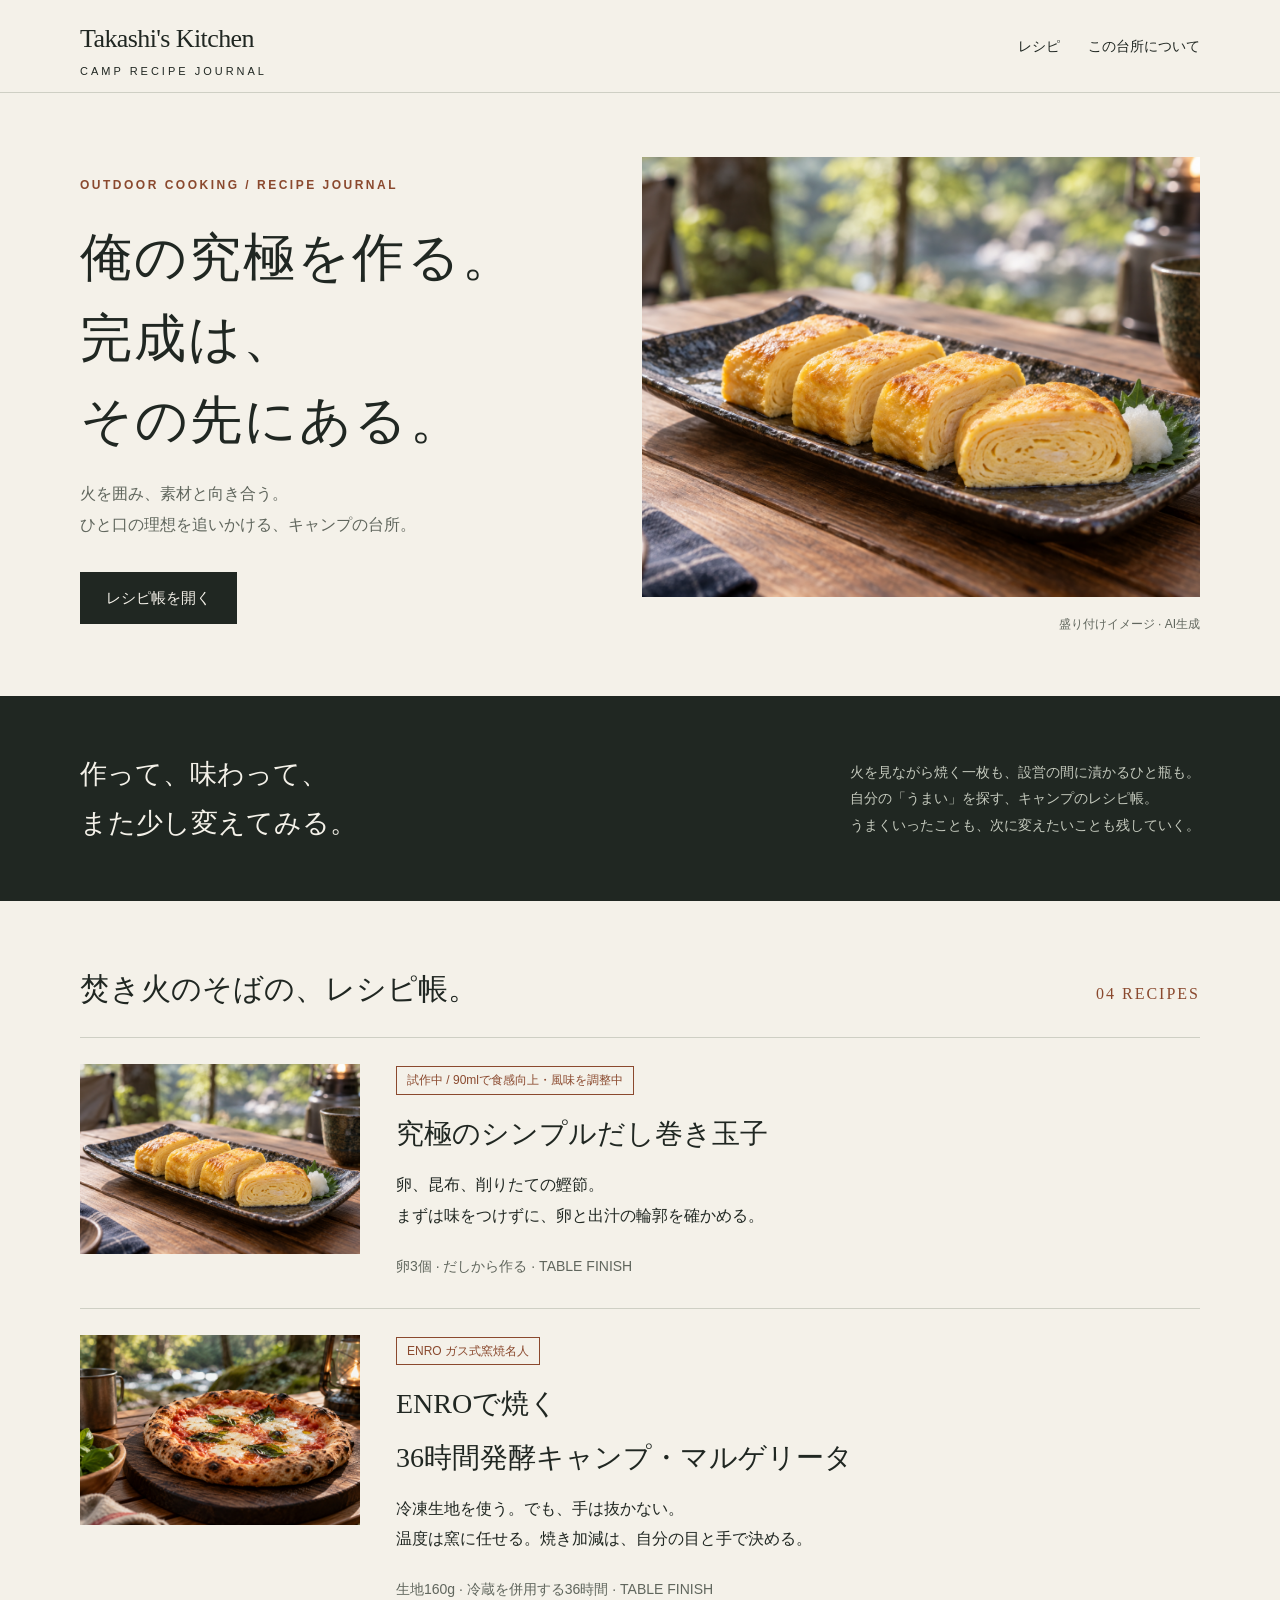
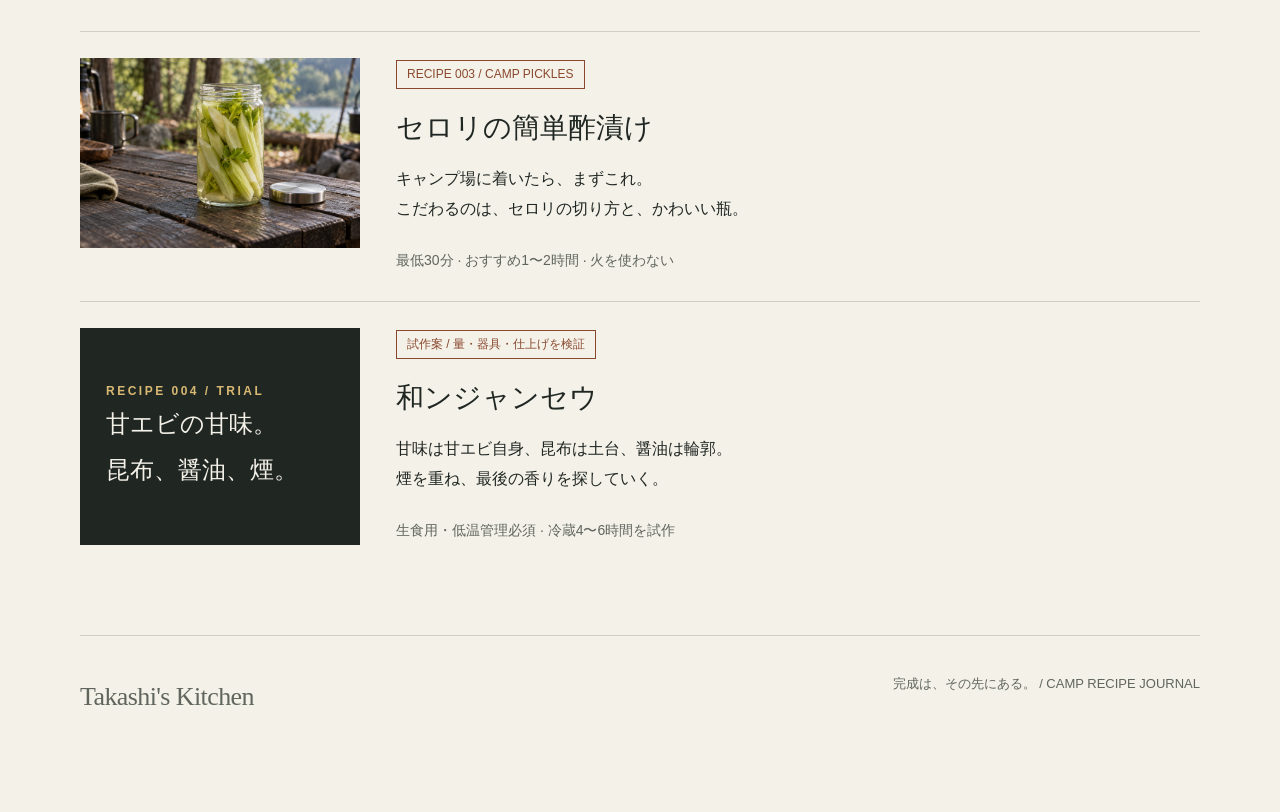
<file: index.html>
<!doctype html>
<html lang="ja"><head><meta charset="utf-8"><meta name="viewport" content="width=device-width,initial-scale=1"><title>Takashi's Kitchen — 俺の究極を作る。</title><meta name="description" content="俺の究極を作る。完成は、その先にある。Takashi's Kitchenは、作りながら育てる、キャンプ飯のレシピと試作の記録。"><link rel="stylesheet" href="assets/style.css"><link rel="icon" href="assets/favicon.svg" type="image/svg+xml"></head><body>
<a class="skip" href="#main">本文へ</a><header><div class="wrap"><a class="brand" href="./">Takashi's Kitchen<small>CAMP RECIPE JOURNAL</small></a><nav aria-label="メイン"><a href="#recipes">レシピ</a><a href="#concept">この台所について</a></nav></div></header>
<main id="main"><section class="hero wrap"><div><span class="eyebrow">OUTDOOR COOKING / RECIPE JOURNAL</span><h1>俺の究極を作る。<br>完成は、<br>その先にある。</h1><p class="lede">火を囲み、素材と向き合う。<br>ひと口の理想を追いかける、キャンプの台所。</p><a class="button" href="#recipes">レシピ帳を開く</a></div><figure><img src="assets/dashimaki.png" alt="黒い器に盛った黄金色のだし巻き玉子" width="1024" height="683"><figcaption class="caption">盛り付けイメージ · AI生成</figcaption></figure></section>
<section class="statement" id="concept"><div class="wrap"><p class="serif">作って、味わって、<br>また少し変えてみる。</p><p class="aside">火を見ながら焼く一枚も、設営の間に漬かるひと瓶も。<br>自分の「うまい」を探す、キャンプのレシピ帳。<br>うまくいったことも、次に変えたいことも残していく。</p></div></section>
<section class="section wrap" id="recipes"><div class="section-head"><h2>焚き火のそばの、レシピ帳。</h2><span class="number">04 RECIPES</span></div><a class="recipe-card" href="recipes/dashimaki/"><img src="assets/dashimaki.png" alt="だし巻き玉子の盛り付けイメージ" width="1024" height="683" loading="lazy"><div><span class="badge">試作中 / 90mlで食感向上・風味を調整中</span><h3>究極のシンプルだし巻き玉子</h3><p>卵、昆布、削りたての鰹節。<br>まずは味をつけずに、卵と出汁の輪郭を確かめる。</p><span class="meta">卵3個 · だしから作る · TABLE FINISH</span></div></a><a class="recipe-card" href="recipes/margherita/"><img src="assets/margherita.png" alt="キャンプ・マルゲリータの盛り付けイメージ" width="1536" height="1024" loading="lazy"><div><span class="badge">ENRO ガス式窯焼名人</span><h3>ENROで焼く<br>36時間発酵キャンプ・マルゲリータ</h3><p>冷凍生地を使う。でも、手は抜かない。<br>温度は窯に任せる。焼き加減は、自分の目と手で決める。</p><span class="meta">生地160g · 冷蔵を併用する36時間 · TABLE FINISH</span></div></a><a class="recipe-card" href="recipes/celery/"><img src="assets/celery.png" alt="スマートなガラス瓶に詰めたセロリの酢漬けのイメージ" width="1536" height="1024" loading="lazy"><div><span class="badge">RECIPE 003 / CAMP PICKLES</span><h3>セロリの簡単酢漬け</h3><p>キャンプ場に着いたら、まずこれ。<br>こだわるのは、セロリの切り方と、かわいい瓶。</p><span class="meta">最低30分 · おすすめ1〜2時間 · 火を使わない</span></div></a><a class="recipe-card" href="recipes/amaebi/"><div style="background:var(--ink);color:var(--paper);padding:26px;display:flex;flex-direction:column;justify-content:center"><span class="eyebrow" style="color:var(--gold)">RECIPE 004 / TRIAL</span><span class="serif" style="font-size:24px">甘エビの甘味。<br>昆布、醤油、煙。</span></div><div><span class="badge">試作案 / 量・器具・仕上げを検証</span><h3>和ンジャンセウ</h3><p>甘味は甘エビ自身、昆布は土台、醤油は輪郭。<br>煙を重ね、最後の香りを探していく。</p><span class="meta">生食用・低温管理必須 · 冷蔵4〜6時間を試作</span></div></a></section></main>
<footer><div class="wrap"><span class="brand">Takashi's Kitchen</span><span>完成は、その先にある。 / CAMP RECIPE JOURNAL</span></div></footer></body></html>
</file>
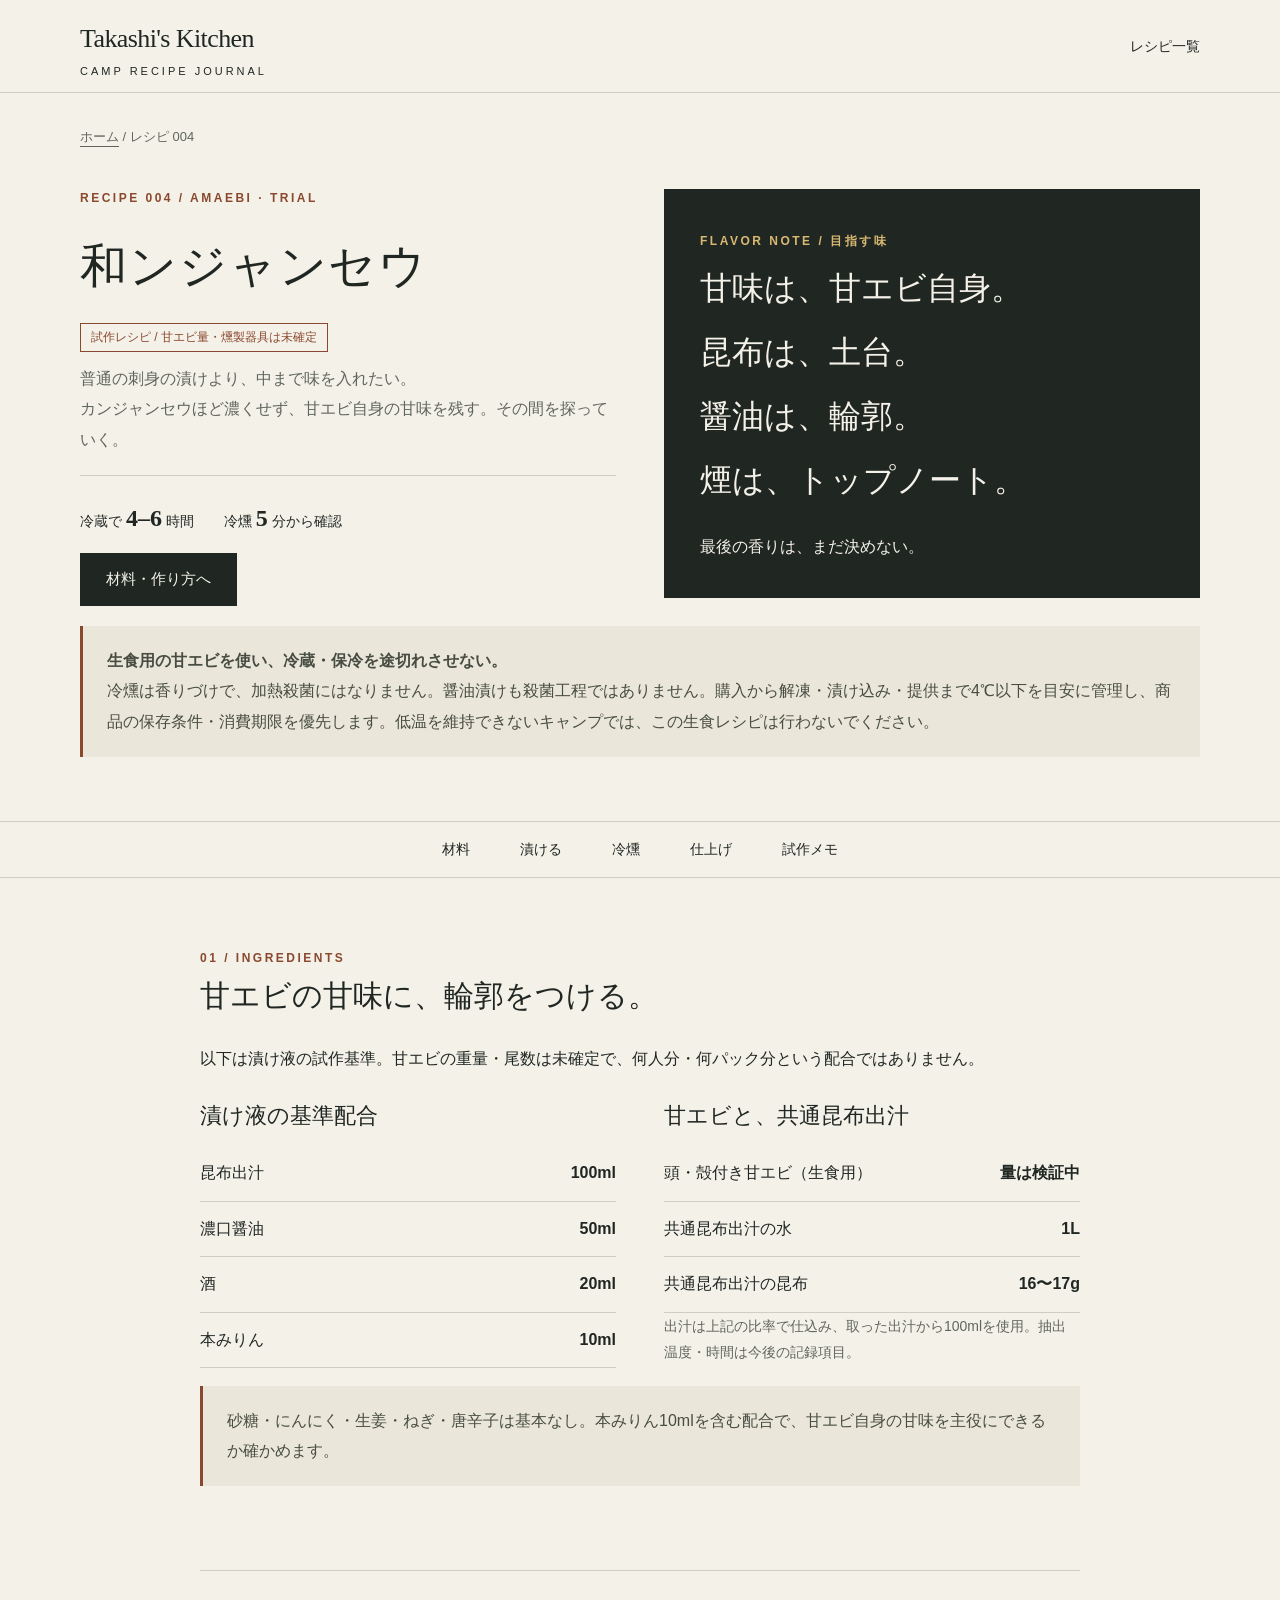
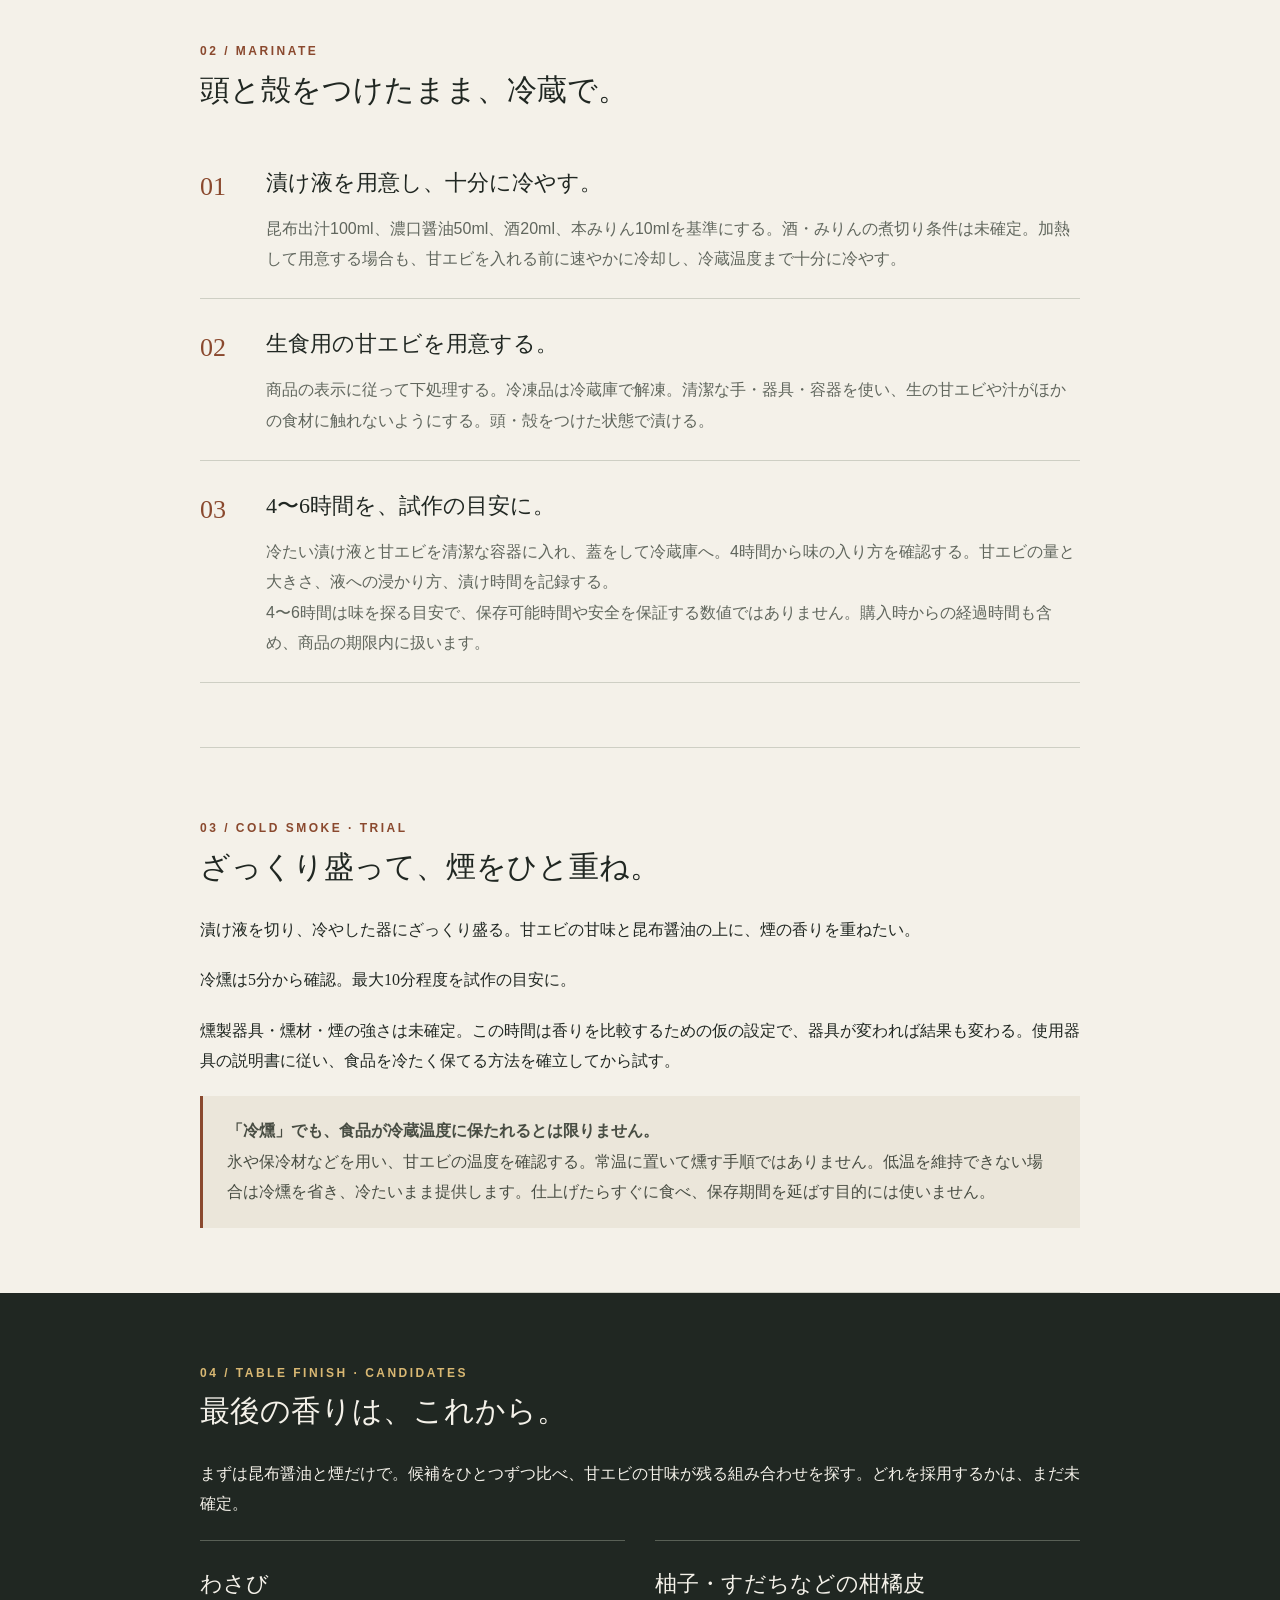
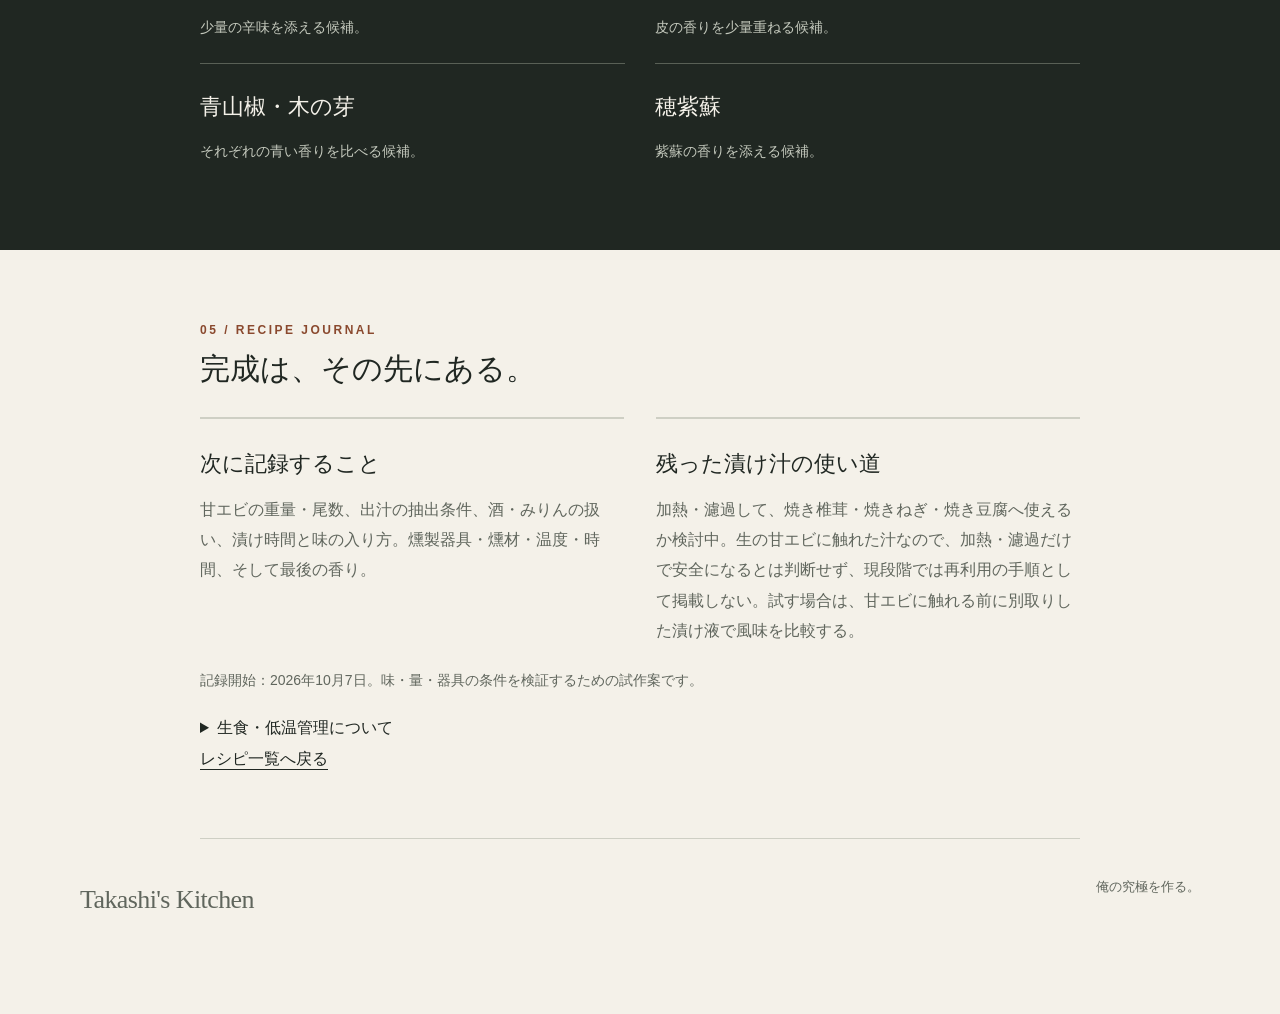
<file: recipes/amaebi/index.html>
<!doctype html>
<html lang="ja"><head><meta charset="utf-8"><meta name="viewport" content="width=device-width,initial-scale=1"><title>和ンジャンセウ | Takashi's Kitchen</title><meta name="description" content="甘味は甘エビ自身、昆布は土台、醤油は輪郭、煙はトップノート。和ンジャンセウ——頭・殻付き甘エビの昆布醤油漬けと冷燻を探る試作レシピ。"><link rel="stylesheet" href="../../assets/style.css"><link rel="icon" href="../../assets/favicon.svg" type="image/svg+xml"><style>.flavor-note{background:var(--ink);color:var(--paper);padding:36px}.flavor-note p{font-size:clamp(23px,3vw,32px);line-height:2}.flavor-note .eyebrow{color:var(--gold)}.quick{flex-wrap:wrap}.ingredients dd{white-space:normal;text-align:right}.tabs a{min-height:48px}.trial{margin-top:20px}.finish-grid{grid-template-columns:1fr 1fr}@media(max-width:700px){.recipe-intro h1{font-size:30px}.flavor-note{padding:28px}.finish-grid{grid-template-columns:1fr}}</style></head><body>
<a class="skip" href="#main">本文へ</a><header><div class="wrap"><a class="brand" href="../../">Takashi's Kitchen<small>CAMP RECIPE JOURNAL</small></a><nav aria-label="メイン"><a href="../../#recipes">レシピ一覧</a></nav></div></header>
<main id="main"><section class="recipe-intro wrap"><div class="breadcrumb"><a href="../../">ホーム</a> / レシピ 004</div><div class="recipe-layout"><div><span class="eyebrow">RECIPE 004 / AMAEBI · TRIAL</span><h1>和ンジャンセウ</h1><span class="badge">試作レシピ / 甘エビ量・燻製器具は未確定</span><p class="lede">普通の刺身の漬けより、中まで味を入れたい。<br>カンジャンセウほど濃くせず、甘エビ自身の甘味を残す。その間を探っていく。</p><div class="quick"><span>冷蔵で <strong>4–6</strong> 時間</span><span>冷燻 <strong>5</strong> 分から確認</span></div><a class="button" href="#ingredients">材料・作り方へ</a></div><aside class="flavor-note"><span class="eyebrow">FLAVOR NOTE / 目指す味</span><p class="serif">甘味は、甘エビ自身。<br>昆布は、土台。<br>醤油は、輪郭。<br>煙は、トップノート。</p><span>最後の香りは、まだ決めない。</span></aside></div><p class="note trial"><strong>生食用の甘エビを使い、冷蔵・保冷を途切れさせない。</strong><br>冷燻は香りづけで、加熱殺菌にはなりません。醤油漬けも殺菌工程ではありません。購入から解凍・漬け込み・提供まで4℃以下を目安に管理し、商品の保存条件・消費期限を優先します。低温を維持できないキャンプでは、この生食レシピは行わないでください。</p></section>
<nav class="tabs" aria-label="レシピ内"><div class="wrap"><a href="#ingredients">材料</a><a href="#prep">漬ける</a><a href="#smoke">冷燻</a><a href="#finish">仕上げ</a><a href="#journal">試作メモ</a></div></nav>
<div class="wrap content"><section class="section" id="ingredients"><span class="eyebrow">01 / INGREDIENTS</span><h2>甘エビの甘味に、輪郭をつける。</h2><p>以下は漬け液の試作基準。甘エビの重量・尾数は未確定で、何人分・何パック分という配合ではありません。</p><div class="ingredients"><div><h3>漬け液の基準配合</h3><dl><div><dt>昆布出汁</dt><dd>100ml</dd></div><div><dt>濃口醤油</dt><dd>50ml</dd></div><div><dt>酒</dt><dd>20ml</dd></div><div><dt>本みりん</dt><dd>10ml</dd></div></dl></div><div><h3>甘エビと、共通昆布出汁</h3><dl><div><dt>頭・殻付き甘エビ（生食用）</dt><dd>量は検証中</dd></div><div><dt>共通昆布出汁の水</dt><dd>1L</dd></div><div><dt>共通昆布出汁の昆布</dt><dd>16〜17g</dd></div></dl><p class="meta">出汁は上記の比率で仕込み、取った出汁から100mlを使用。抽出温度・時間は今後の記録項目。</p></div></div><p class="note">砂糖・にんにく・生姜・ねぎ・唐辛子は基本なし。本みりん10mlを含む配合で、甘エビ自身の甘味を主役にできるか確かめます。</p></section>
<section class="section" id="prep"><span class="eyebrow">02 / MARINATE</span><h2>頭と殻をつけたまま、冷蔵で。</h2><ol class="steps"><li><div><h3>漬け液を用意し、十分に冷やす。</h3><p>昆布出汁100ml、濃口醤油50ml、酒20ml、本みりん10mlを基準にする。酒・みりんの煮切り条件は未確定。加熱して用意する場合も、甘エビを入れる前に速やかに冷却し、冷蔵温度まで十分に冷やす。</p></div></li><li><div><h3>生食用の甘エビを用意する。</h3><p>商品の表示に従って下処理する。冷凍品は冷蔵庫で解凍。清潔な手・器具・容器を使い、生の甘エビや汁がほかの食材に触れないようにする。頭・殻をつけた状態で漬ける。</p></div></li><li><div><h3>4〜6時間を、試作の目安に。</h3><p>冷たい漬け液と甘エビを清潔な容器に入れ、蓋をして冷蔵庫へ。4時間から味の入り方を確認する。甘エビの量と大きさ、液への浸かり方、漬け時間を記録する。</p><p>4〜6時間は味を探る目安で、保存可能時間や安全を保証する数値ではありません。購入時からの経過時間も含め、商品の期限内に扱います。</p></div></li></ol></section>
<section class="section" id="smoke"><span class="eyebrow">03 / COLD SMOKE · TRIAL</span><h2>ざっくり盛って、煙をひと重ね。</h2><p>漬け液を切り、冷やした器にざっくり盛る。甘エビの甘味と昆布醤油の上に、煙の香りを重ねたい。</p><p class="serif">冷燻は5分から確認。最大10分程度を試作の目安に。</p><p>燻製器具・燻材・煙の強さは未確定。この時間は香りを比較するための仮の設定で、器具が変われば結果も変わる。使用器具の説明書に従い、食品を冷たく保てる方法を確立してから試す。</p><aside class="note"><strong>「冷燻」でも、食品が冷蔵温度に保たれるとは限りません。</strong><br>氷や保冷材などを用い、甘エビの温度を確認する。常温に置いて燻す手順ではありません。低温を維持できない場合は冷燻を省き、冷たいまま提供します。仕上げたらすぐに食べ、保存期間を延ばす目的には使いません。</aside></section></div>
<section class="finish" id="finish"><div class="wrap content"><span class="eyebrow">04 / TABLE FINISH · CANDIDATES</span><h2>最後の香りは、これから。</h2><p>まずは昆布醤油と煙だけで。候補をひとつずつ比べ、甘エビの甘味が残る組み合わせを探す。どれを採用するかは、まだ未確定。</p><div class="finish-grid"><article><h3>わさび</h3><p>少量の辛味を添える候補。</p></article><article><h3>柚子・すだちなどの柑橘皮</h3><p>皮の香りを少量重ねる候補。</p></article><article><h3>青山椒・木の芽</h3><p>それぞれの青い香りを比べる候補。</p></article><article><h3>穂紫蘇</h3><p>紫蘇の香りを添える候補。</p></article></div></div></section>
<div class="wrap content"><section class="section" id="journal"><span class="eyebrow">05 / RECIPE JOURNAL</span><h2>完成は、その先にある。</h2><div class="log"><article><h3>次に記録すること</h3><p>甘エビの重量・尾数、出汁の抽出条件、酒・みりんの扱い、漬け時間と味の入り方。燻製器具・燻材・温度・時間、そして最後の香り。</p></article><article><h3>残った漬け汁の使い道</h3><p>加熱・濾過して、焼き椎茸・焼きねぎ・焼き豆腐へ使えるか検討中。生の甘エビに触れた汁なので、加熱・濾過だけで安全になるとは判断せず、現段階では再利用の手順として掲載しない。試す場合は、甘エビに触れる前に別取りした漬け液で風味を比較する。</p></article></div><p class="meta">記録開始：<time datetime="2026-10-07">2026年10月7日</time>。味・量・器具の条件を検証するための試作案です。</p><details><summary>生食・低温管理について</summary><p>生食用の表示があっても食中毒リスクがなくなるわけではありません。妊娠中の方、幼児、高齢者、免疫機能が低下している方は生の魚介類を避けてください。</p><p class="meta">参考：<a href="https://www.mhlw.go.jp/web/t_doc?dataId=00ta5940&amp;dataType=1&amp;pageNo=1">厚生労働省：魚介類の低温管理</a> ／ <a href="https://www.fda.gov/food/buy-store-serve-safe-food/selecting-and-serving-fresh-and-frozen-seafood-safely">FDA：魚介類の安全な取り扱い</a> ／ <a href="https://www.fda.gov/files/food/published/Processing-Parameters-Needed-to-Control-Pathogens-in-Cold-Smoked-Fish.pdf">FDA：冷燻は加熱調理ではない</a></p></details><a href="../../#recipes">レシピ一覧へ戻る</a></section></div></main><footer><div class="wrap"><span class="brand">Takashi's Kitchen</span><span>俺の究極を作る。</span></div></footer></body></html>
</file>
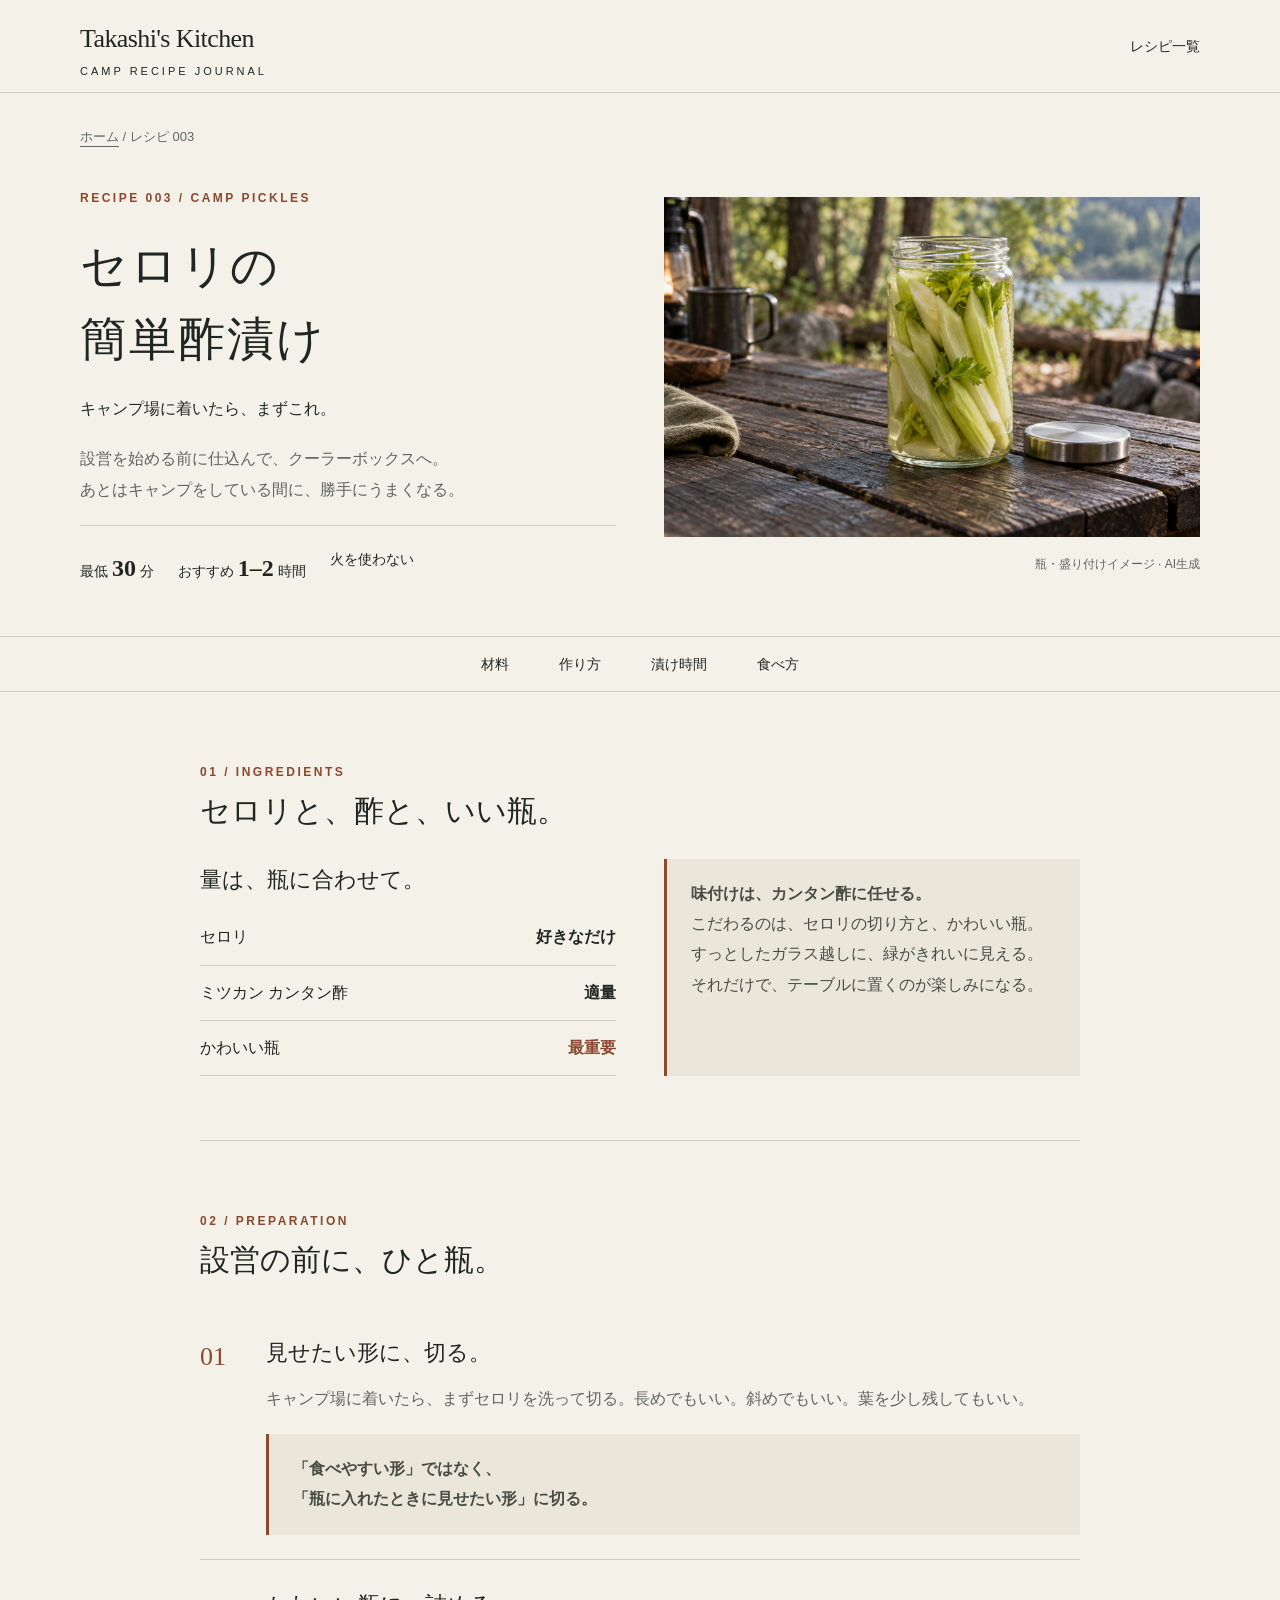
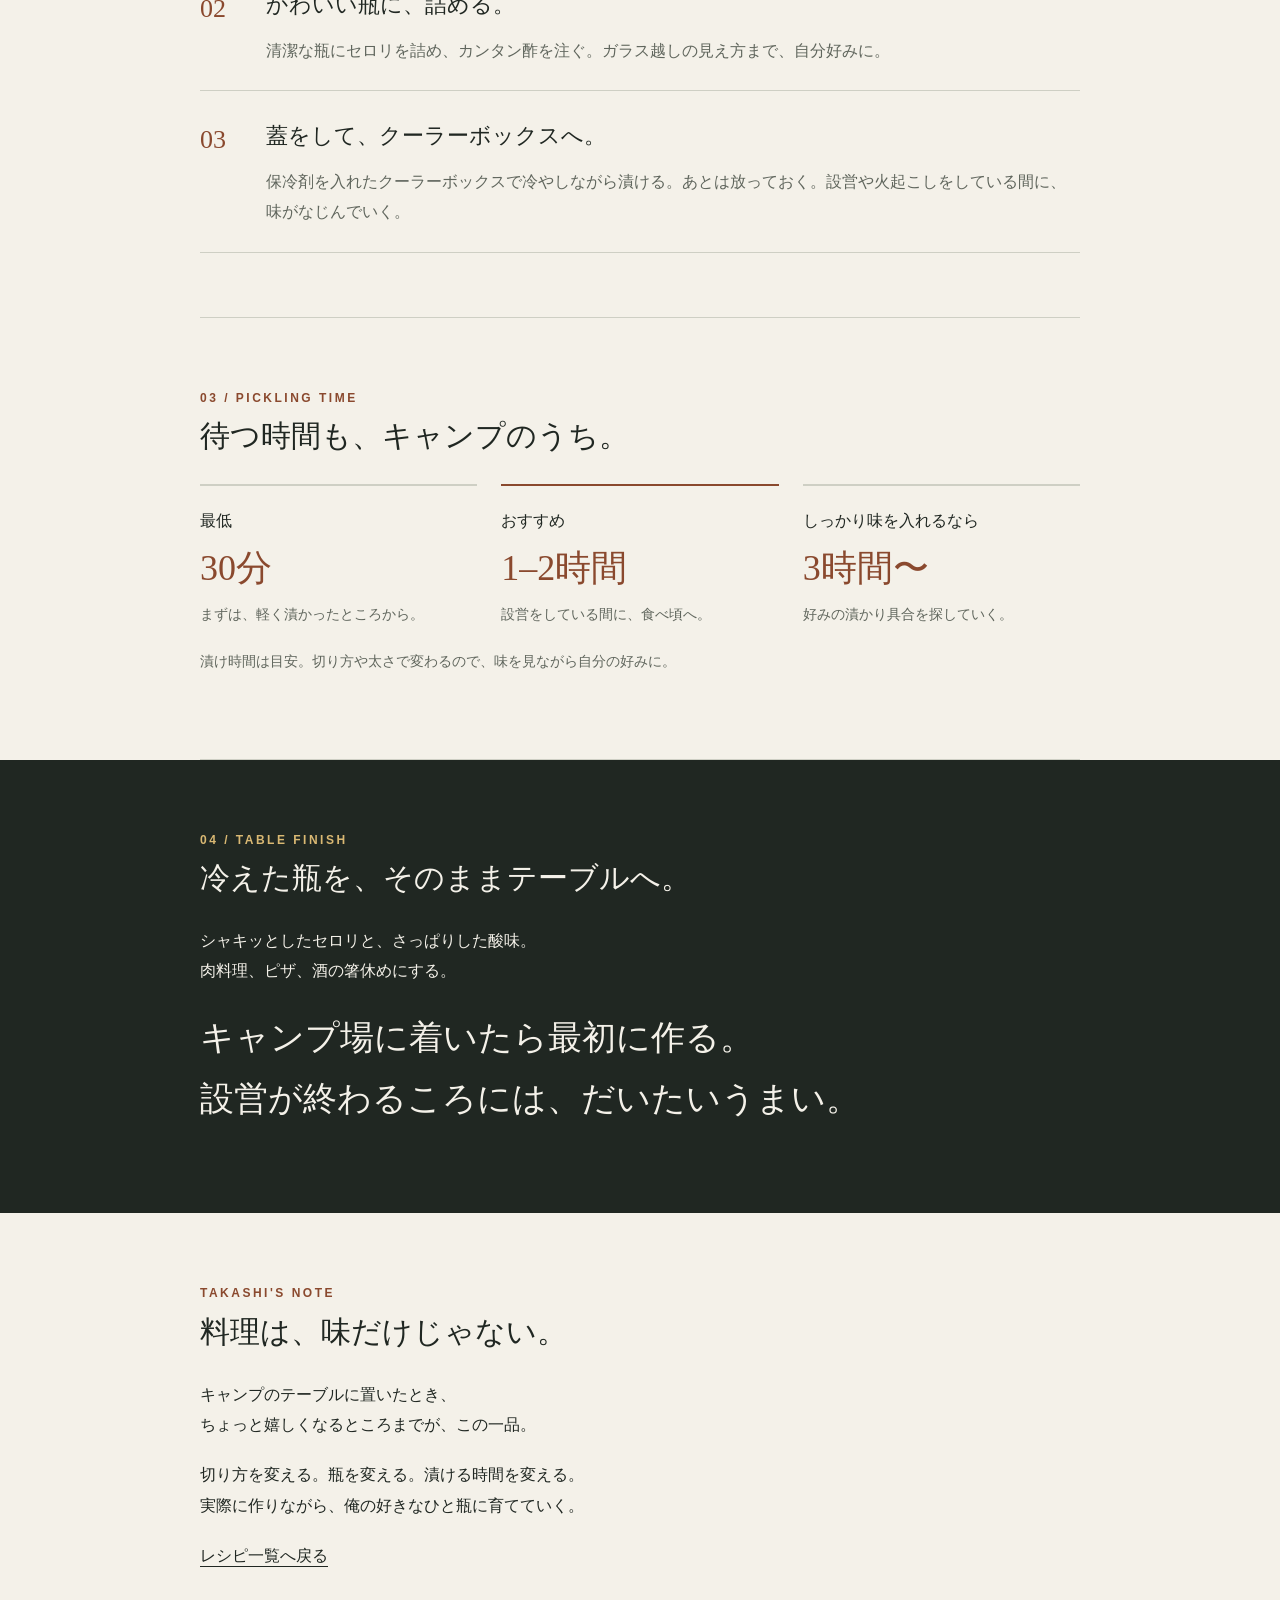
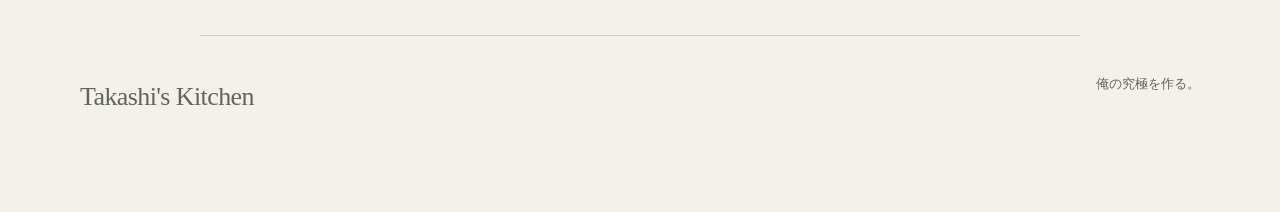
<file: recipes/celery/index.html>
<!doctype html>
<html lang="ja"><head><meta charset="utf-8"><meta name="viewport" content="width=device-width,initial-scale=1"><title>セロリの簡単酢漬け | Takashi's Kitchen</title><meta name="description" content="キャンプ場に着いたら、まずこれ。セロリとカンタン酢と、かわいい瓶。設営の間に育つ、俺流の箸休め。"><link rel="stylesheet" href="../../assets/style.css"><link rel="icon" href="../../assets/favicon.svg" type="image/svg+xml"><style>.quick{flex-wrap:wrap;gap:12px 24px}.jar-quote{font-size:clamp(24px,3vw,34px);line-height:1.8}.time-grid{display:grid;grid-template-columns:repeat(3,1fr);gap:24px}.time-grid article{border-top:2px solid var(--line);padding-top:20px}.time-grid strong{display:block;font:36px Georgia,serif;color:var(--accent);margin:8px 0}.time-grid .recommended{border-color:var(--accent)}.ingredients dd{white-space:normal;text-align:right}.jar-label{color:var(--accent);font-weight:bold}.tabs a{min-height:48px}@media(max-width:700px){.time-grid{grid-template-columns:1fr;gap:20px}.time-grid article{display:grid;grid-template-columns:1fr 1fr;align-items:center}.time-grid p{grid-column:1/-1}.recipe-layout img{object-fit:contain;height:auto}.jar-quote{font-size:25px}}</style></head><body>
<a class="skip" href="#main">本文へ</a><header><div class="wrap"><a class="brand" href="../../">Takashi's Kitchen<small>CAMP RECIPE JOURNAL</small></a><nav aria-label="メイン"><a href="../../#recipes">レシピ一覧</a></nav></div></header>
<main id="main"><section class="recipe-intro wrap"><div class="breadcrumb"><a href="../../">ホーム</a> / レシピ 003</div><div class="recipe-layout"><div><span class="eyebrow">RECIPE 003 / CAMP PICKLES</span><h1>セロリの<br>簡単酢漬け</h1><p class="serif">キャンプ場に着いたら、まずこれ。</p><p class="lede">設営を始める前に仕込んで、クーラーボックスへ。<br>あとはキャンプをしている間に、勝手にうまくなる。</p><div class="quick"><span>最低 <strong>30</strong> 分</span><span>おすすめ <strong>1–2</strong> 時間</span><span>火を使わない</span></div></div><figure><img src="../../assets/celery.png" alt="細身のガラス瓶に長めのセロリを美しく詰めた酢漬けのイメージ" width="1536" height="1024"><figcaption class="caption">瓶・盛り付けイメージ · AI生成</figcaption></figure></div></section>
<nav class="tabs" aria-label="レシピ内"><div class="wrap"><a href="#ingredients">材料</a><a href="#steps">作り方</a><a href="#time">漬け時間</a><a href="#finish">食べ方</a></div></nav>
<div class="wrap content"><section class="section" id="ingredients"><span class="eyebrow">01 / INGREDIENTS</span><h2>セロリと、酢と、いい瓶。</h2><div class="ingredients"><div><h3>量は、瓶に合わせて。</h3><dl><div><dt>セロリ</dt><dd>好きなだけ</dd></div><div><dt>ミツカン カンタン酢</dt><dd>適量</dd></div><div><dt>かわいい瓶</dt><dd class="jar-label">最重要</dd></div></dl></div><aside class="note"><strong>味付けは、カンタン酢に任せる。</strong><br>こだわるのは、セロリの切り方と、かわいい瓶。すっとしたガラス越しに、緑がきれいに見える。それだけで、テーブルに置くのが楽しみになる。</aside></div></section>
<section class="section" id="steps"><span class="eyebrow">02 / PREPARATION</span><h2>設営の前に、ひと瓶。</h2><ol class="steps"><li><div><h3>見せたい形に、切る。</h3><p>キャンプ場に着いたら、まずセロリを洗って切る。長めでもいい。斜めでもいい。葉を少し残してもいい。</p><div class="note" style="margin-top:20px"><strong>「食べやすい形」ではなく、<br>「瓶に入れたときに見せたい形」に切る。</strong></div></div></li><li><div><h3>かわいい瓶に、詰める。</h3><p>清潔な瓶にセロリを詰め、カンタン酢を注ぐ。ガラス越しの見え方まで、自分好みに。</p></div></li><li><div><h3>蓋をして、クーラーボックスへ。</h3><p>保冷剤を入れたクーラーボックスで冷やしながら漬ける。あとは放っておく。設営や火起こしをしている間に、味がなじんでいく。</p></div></li></ol></section>
<section class="section" id="time"><span class="eyebrow">03 / PICKLING TIME</span><h2>待つ時間も、キャンプのうち。</h2><div class="time-grid"><article><span>最低</span><strong>30分</strong><p class="meta">まずは、軽く漬かったところから。</p></article><article class="recommended"><span>おすすめ</span><strong>1–2時間</strong><p class="meta">設営をしている間に、食べ頃へ。</p></article><article><span>しっかり味を入れるなら</span><strong>3時間〜</strong><p class="meta">好みの漬かり具合を探していく。</p></article></div><p class="meta">漬け時間は目安。切り方や太さで変わるので、味を見ながら自分の好みに。</p></section></div>
<section class="finish" id="finish"><div class="wrap content"><span class="eyebrow">04 / TABLE FINISH</span><h2>冷えた瓶を、そのままテーブルへ。</h2><p>シャキッとしたセロリと、さっぱりした酸味。<br>肉料理、ピザ、酒の箸休めにする。</p><p class="serif jar-quote">キャンプ場に着いたら最初に作る。<br>設営が終わるころには、だいたいうまい。</p></div></section>
<div class="wrap content"><section class="section"><span class="eyebrow">TAKASHI'S NOTE</span><h2>料理は、味だけじゃない。</h2><p>キャンプのテーブルに置いたとき、<br>ちょっと嬉しくなるところまでが、この一品。</p><p>切り方を変える。瓶を変える。漬ける時間を変える。<br>実際に作りながら、俺の好きなひと瓶に育てていく。</p><a href="../../#recipes">レシピ一覧へ戻る</a></section></div></main><footer><div class="wrap"><span class="brand">Takashi's Kitchen</span><span>俺の究極を作る。</span></div></footer></body></html>
</file>
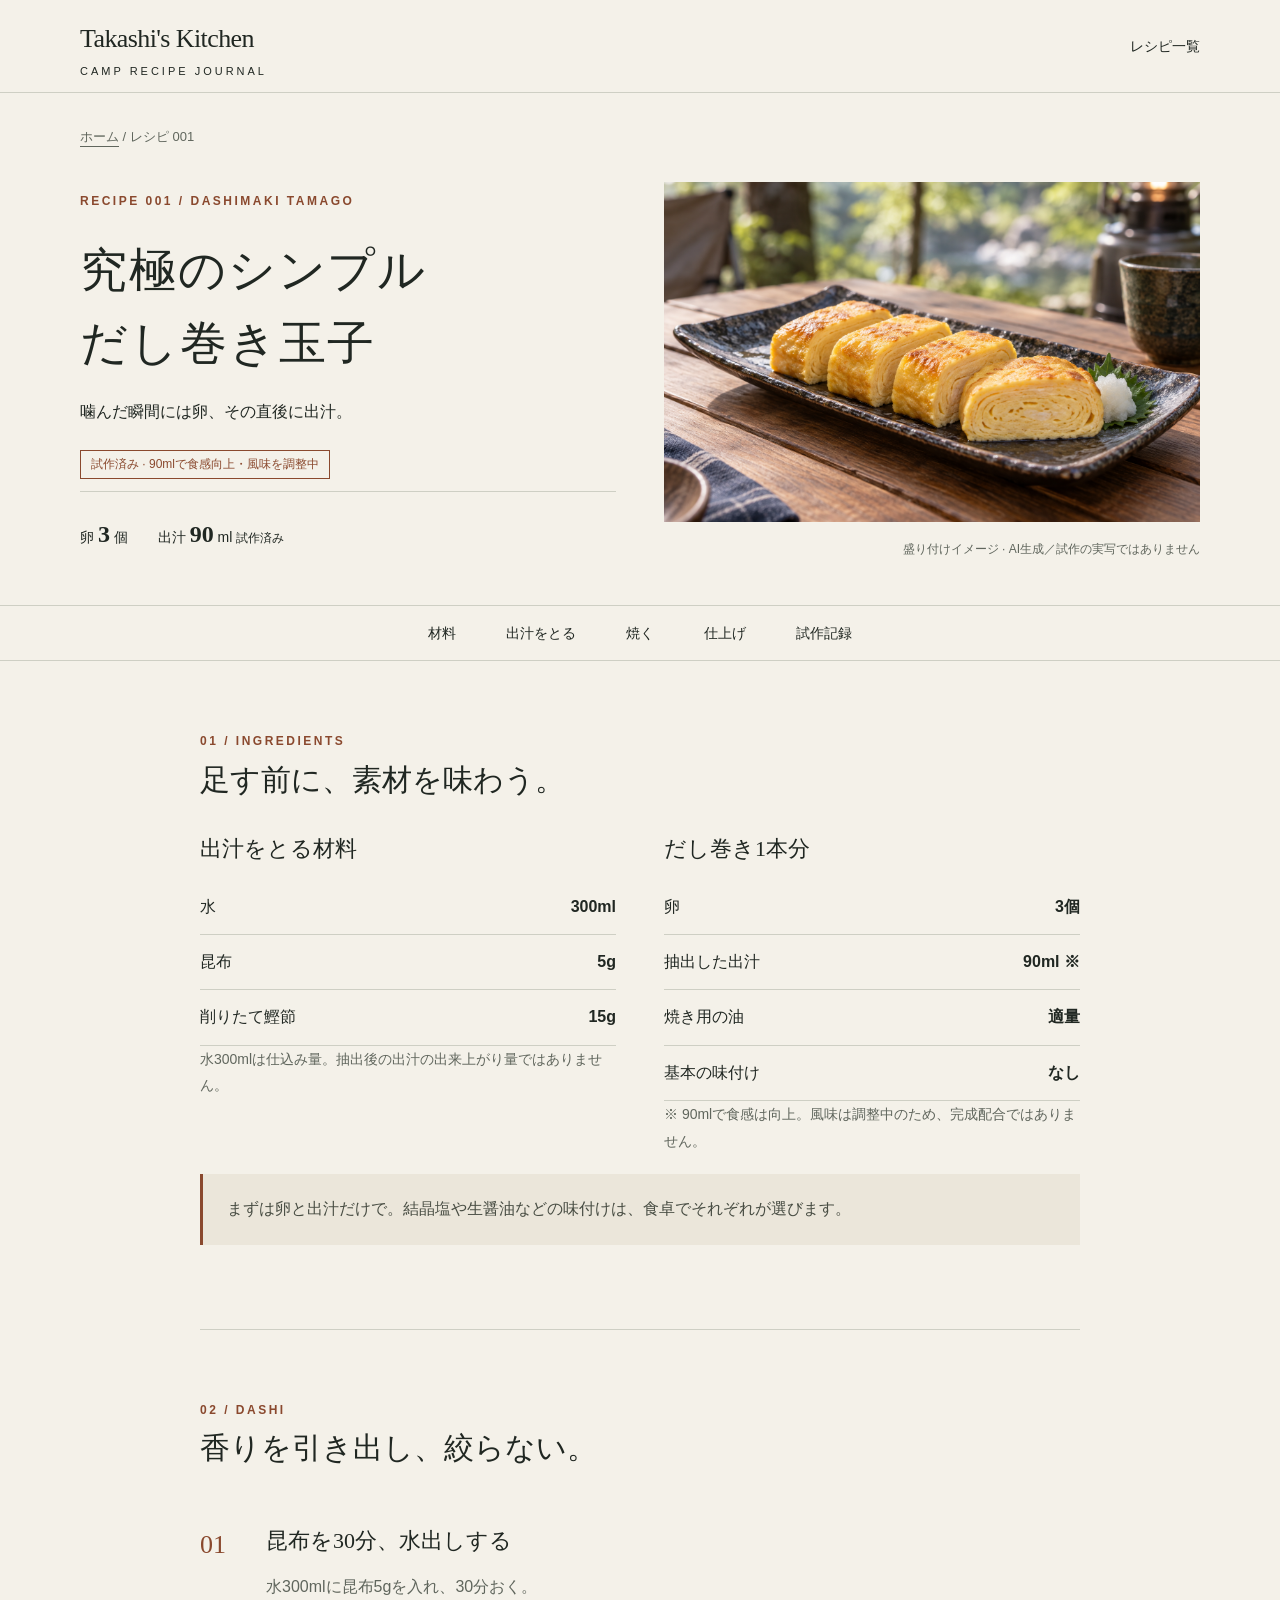
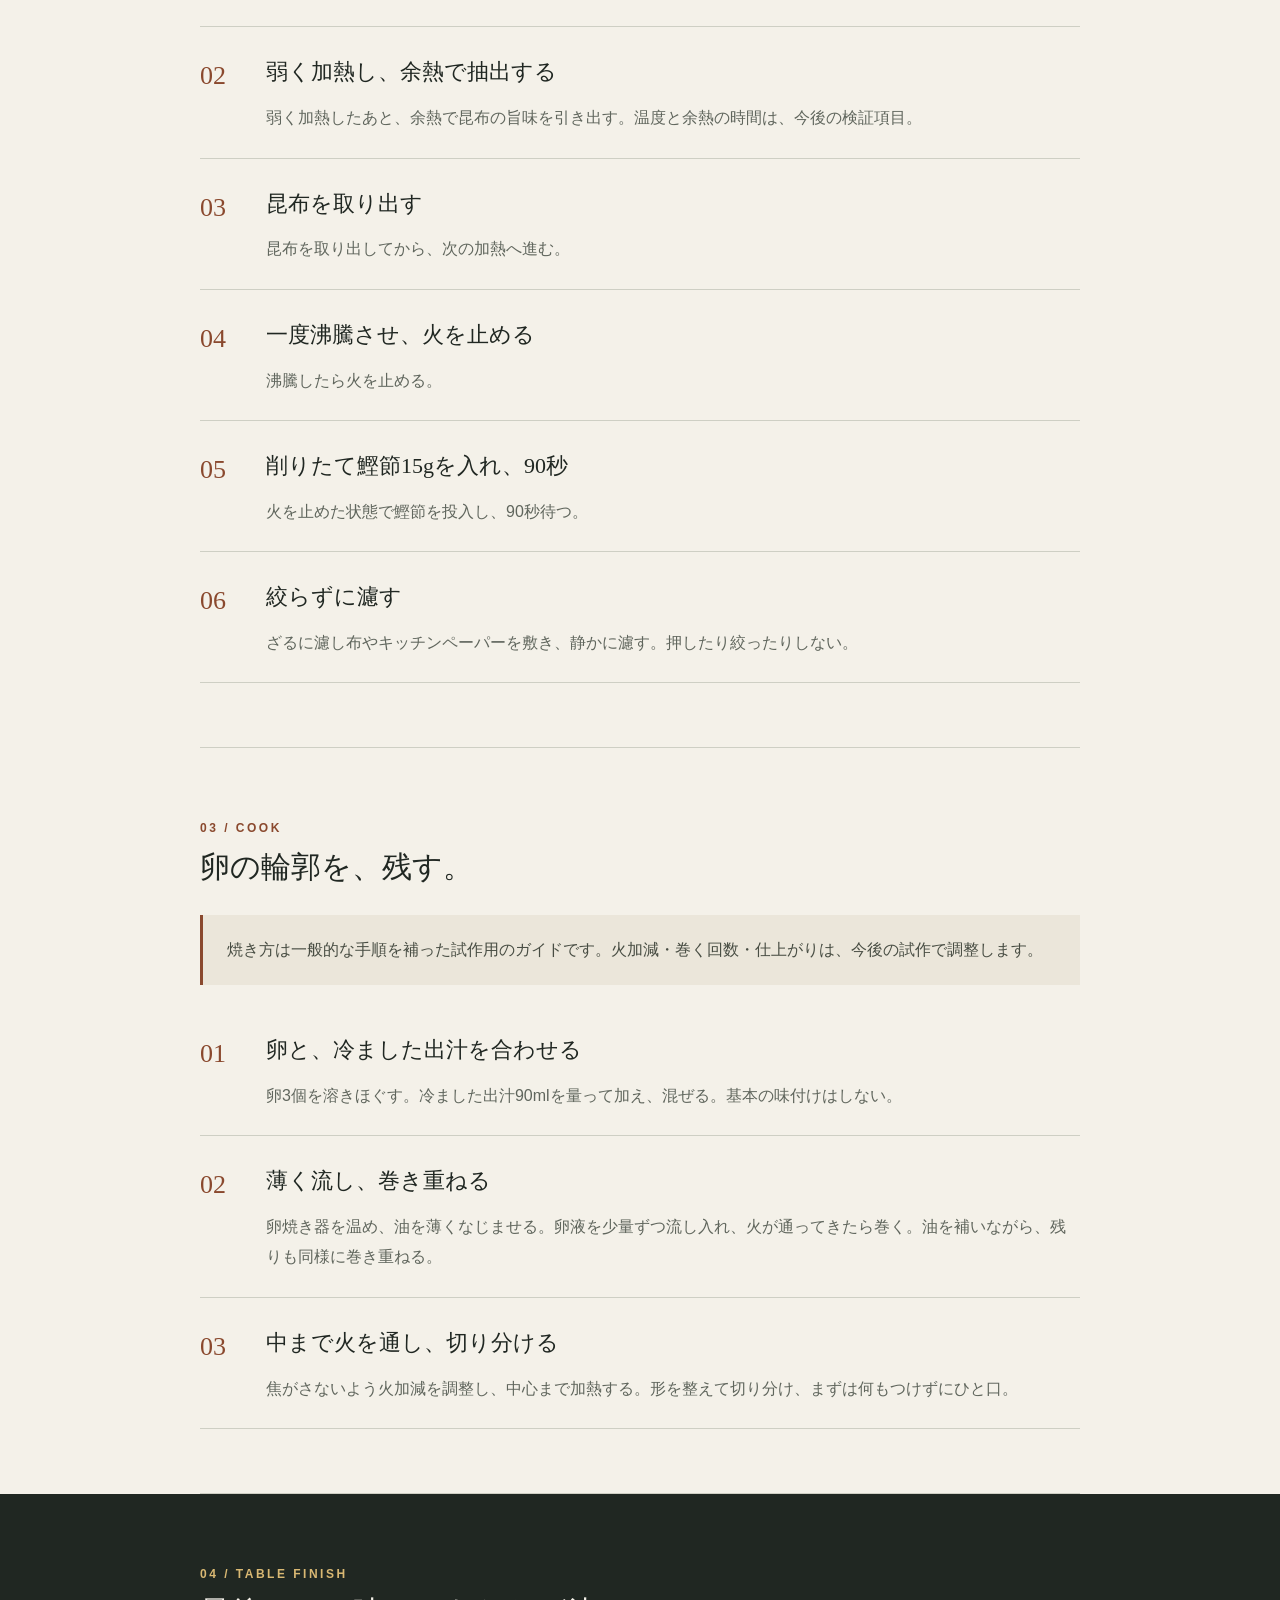
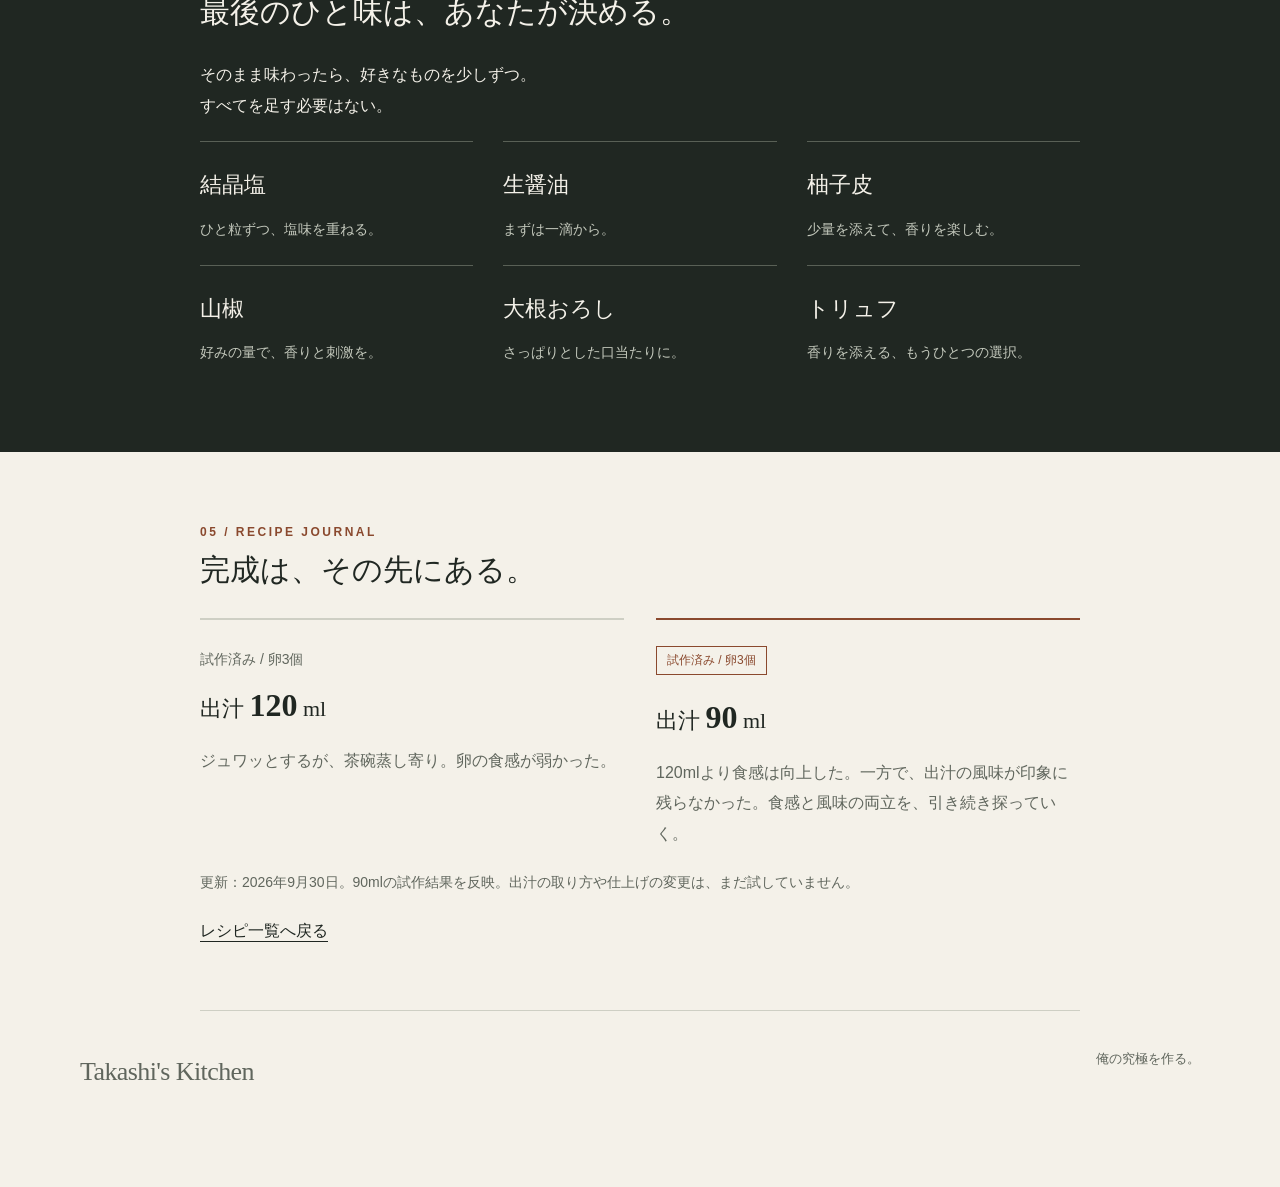
<file: recipes/dashimaki/index.html>
<!doctype html>
<html lang="ja"><head><meta charset="utf-8"><meta name="viewport" content="width=device-width,initial-scale=1"><title>究極のシンプルだし巻き玉子 | Takashi's Kitchen</title><meta name="description" content="卵3個、出汁90mlで食感は向上。出汁の風味は引き続き調整中。昆布と削りたて鰹節の出汁、だし巻きの作り方、食べ手が選ぶTABLE FINISH。"><link rel="stylesheet" href="../../assets/style.css"><link rel="icon" href="../../assets/favicon.svg" type="image/svg+xml"></head><body>
<a class="skip" href="#main">本文へ</a><header><div class="wrap"><a class="brand" href="../../">Takashi's Kitchen<small>CAMP RECIPE JOURNAL</small></a><nav aria-label="メイン"><a href="../../#recipes">レシピ一覧</a></nav></div></header>
<main id="main"><section class="recipe-intro wrap"><div class="breadcrumb"><a href="../../">ホーム</a> / レシピ 001</div><div class="recipe-layout"><div><span class="eyebrow">RECIPE 001 / DASHIMAKI TAMAGO</span><h1>究極のシンプル<br>だし巻き玉子</h1><p class="serif">噛んだ瞬間には卵、その直後に出汁。</p><span class="badge">試作済み · 90mlで食感向上・風味を調整中</span><div class="quick"><span>卵 <strong>3</strong> 個</span><span>出汁 <strong>90</strong> ml <small>試作済み</small></span></div></div><figure><img src="../../assets/dashimaki.png" alt="黒い器に盛っただし巻き玉子のイメージ" width="1536" height="1024"><figcaption class="caption">盛り付けイメージ · AI生成／試作の実写ではありません</figcaption></figure></div></section>
<nav class="tabs" aria-label="レシピ内"><div class="wrap"><a href="#ingredients">材料</a><a href="#dashi">出汁をとる</a><a href="#cook">焼く</a><a href="#finish">仕上げ</a><a href="#journal">試作記録</a></div></nav>
<div class="wrap content"><section class="section" id="ingredients"><span class="eyebrow">01 / INGREDIENTS</span><h2>足す前に、素材を味わう。</h2><div class="ingredients"><div><h3>出汁をとる材料</h3><dl><div><dt>水</dt><dd>300ml</dd></div><div><dt>昆布</dt><dd>5g</dd></div><div><dt>削りたて鰹節</dt><dd>15g</dd></div></dl><p class="meta">水300mlは仕込み量。抽出後の出汁の出来上がり量ではありません。</p></div><div><h3>だし巻き1本分</h3><dl><div><dt>卵</dt><dd>3個</dd></div><div><dt>抽出した出汁</dt><dd>90ml ※</dd></div><div><dt>焼き用の油</dt><dd>適量</dd></div><div><dt>基本の味付け</dt><dd>なし</dd></div></dl><p class="meta">※ 90mlで食感は向上。風味は調整中のため、完成配合ではありません。</p></div></div><p class="note">まずは卵と出汁だけで。結晶塩や生醤油などの味付けは、食卓でそれぞれが選びます。</p></section>
<section class="section" id="dashi"><span class="eyebrow">02 / DASHI</span><h2>香りを引き出し、絞らない。</h2><ol class="steps"><li><div><h3>昆布を30分、水出しする</h3><p>水300mlに昆布5gを入れ、30分おく。</p></div></li><li><div><h3>弱く加熱し、余熱で抽出する</h3><p>弱く加熱したあと、余熱で昆布の旨味を引き出す。温度と余熱の時間は、今後の検証項目。</p></div></li><li><div><h3>昆布を取り出す</h3><p>昆布を取り出してから、次の加熱へ進む。</p></div></li><li><div><h3>一度沸騰させ、火を止める</h3><p>沸騰したら火を止める。</p></div></li><li><div><h3>削りたて鰹節15gを入れ、90秒</h3><p>火を止めた状態で鰹節を投入し、90秒待つ。</p></div></li><li><div><h3>絞らずに濾す</h3><p>ざるに濾し布やキッチンペーパーを敷き、静かに濾す。押したり絞ったりしない。</p></div></li></ol></section>
<section class="section" id="cook"><span class="eyebrow">03 / COOK</span><h2>卵の輪郭を、残す。</h2><p class="note">焼き方は一般的な手順を補った試作用のガイドです。火加減・巻く回数・仕上がりは、今後の試作で調整します。</p><ol class="steps"><li><div><h3>卵と、冷ました出汁を合わせる</h3><p>卵3個を溶きほぐす。冷ました出汁90mlを量って加え、混ぜる。基本の味付けはしない。</p></div></li><li><div><h3>薄く流し、巻き重ねる</h3><p>卵焼き器を温め、油を薄くなじませる。卵液を少量ずつ流し入れ、火が通ってきたら巻く。油を補いながら、残りも同様に巻き重ねる。</p></div></li><li><div><h3>中まで火を通し、切り分ける</h3><p>焦がさないよう火加減を調整し、中心まで加熱する。形を整えて切り分け、まずは何もつけずにひと口。</p></div></li></ol></section></div>
<section class="finish" id="finish"><div class="wrap content"><span class="eyebrow">04 / TABLE FINISH</span><h2>最後のひと味は、あなたが決める。</h2><p>そのまま味わったら、好きなものを少しずつ。<br>すべてを足す必要はない。</p><div class="finish-grid"><article><h3>結晶塩</h3><p>ひと粒ずつ、塩味を重ねる。</p></article><article><h3>生醤油</h3><p>まずは一滴から。</p></article><article><h3>柚子皮</h3><p>少量を添えて、香りを楽しむ。</p></article><article><h3>山椒</h3><p>好みの量で、香りと刺激を。</p></article><article><h3>大根おろし</h3><p>さっぱりとした口当たりに。</p></article><article><h3>トリュフ</h3><p>香りを添える、もうひとつの選択。</p></article></div></div></section>
<div class="wrap content"><section class="section" id="journal"><span class="eyebrow">05 / RECIPE JOURNAL</span><h2>完成は、その先にある。</h2><div class="log"><article><span class="meta">試作済み / 卵3個</span><h3>出汁 <strong>120</strong> ml</h3><p>ジュワッとするが、茶碗蒸し寄り。卵の食感が弱かった。</p></article><article class="pending"><span class="badge">試作済み / 卵3個</span><h3>出汁 <strong>90</strong> ml</h3><p>120mlより食感は向上した。一方で、出汁の風味が印象に残らなかった。食感と風味の両立を、引き続き探っていく。</p></article></div><p class="meta">更新：<time datetime="2026-09-30">2026年9月30日</time>。90mlの試作結果を反映。出汁の取り方や仕上げの変更は、まだ試していません。</p><a href="../../#recipes">レシピ一覧へ戻る</a></section></div></main><footer><div class="wrap"><span class="brand">Takashi's Kitchen</span><span>俺の究極を作る。</span></div></footer></body></html>
</file>
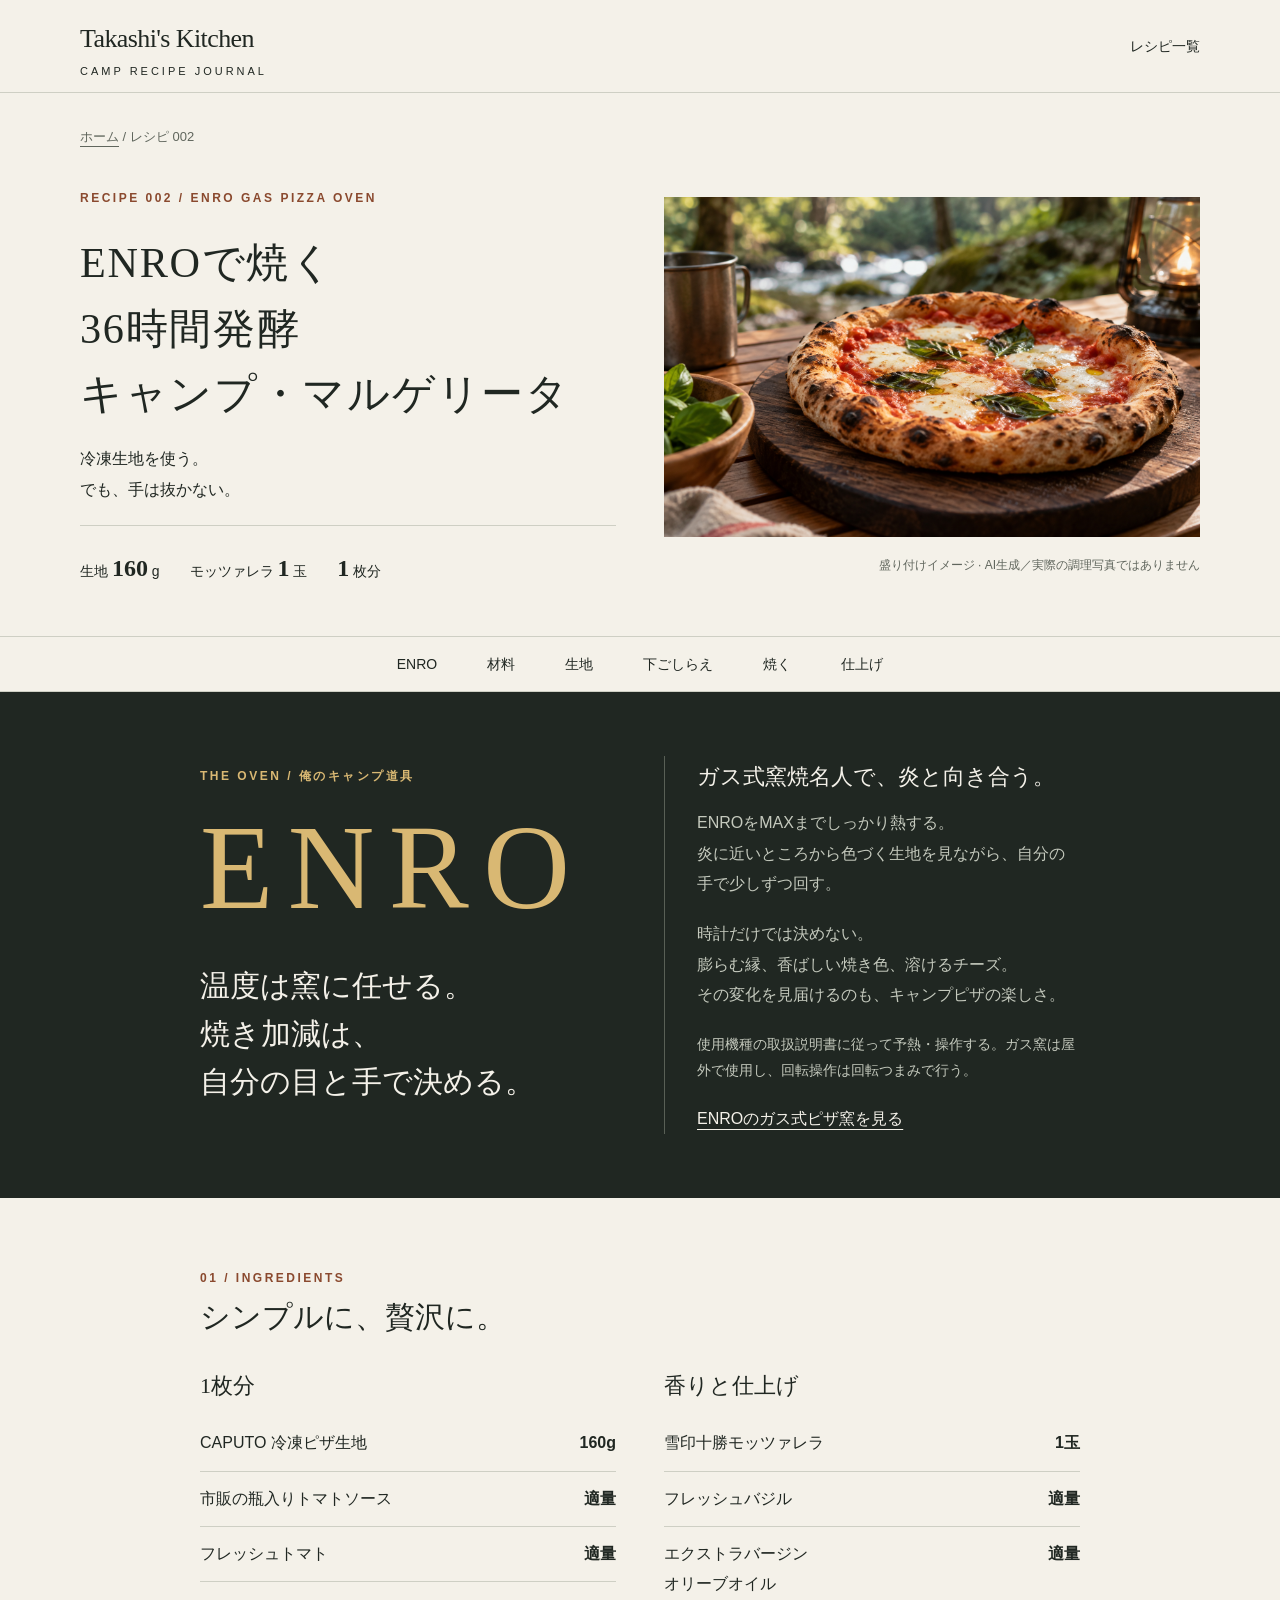
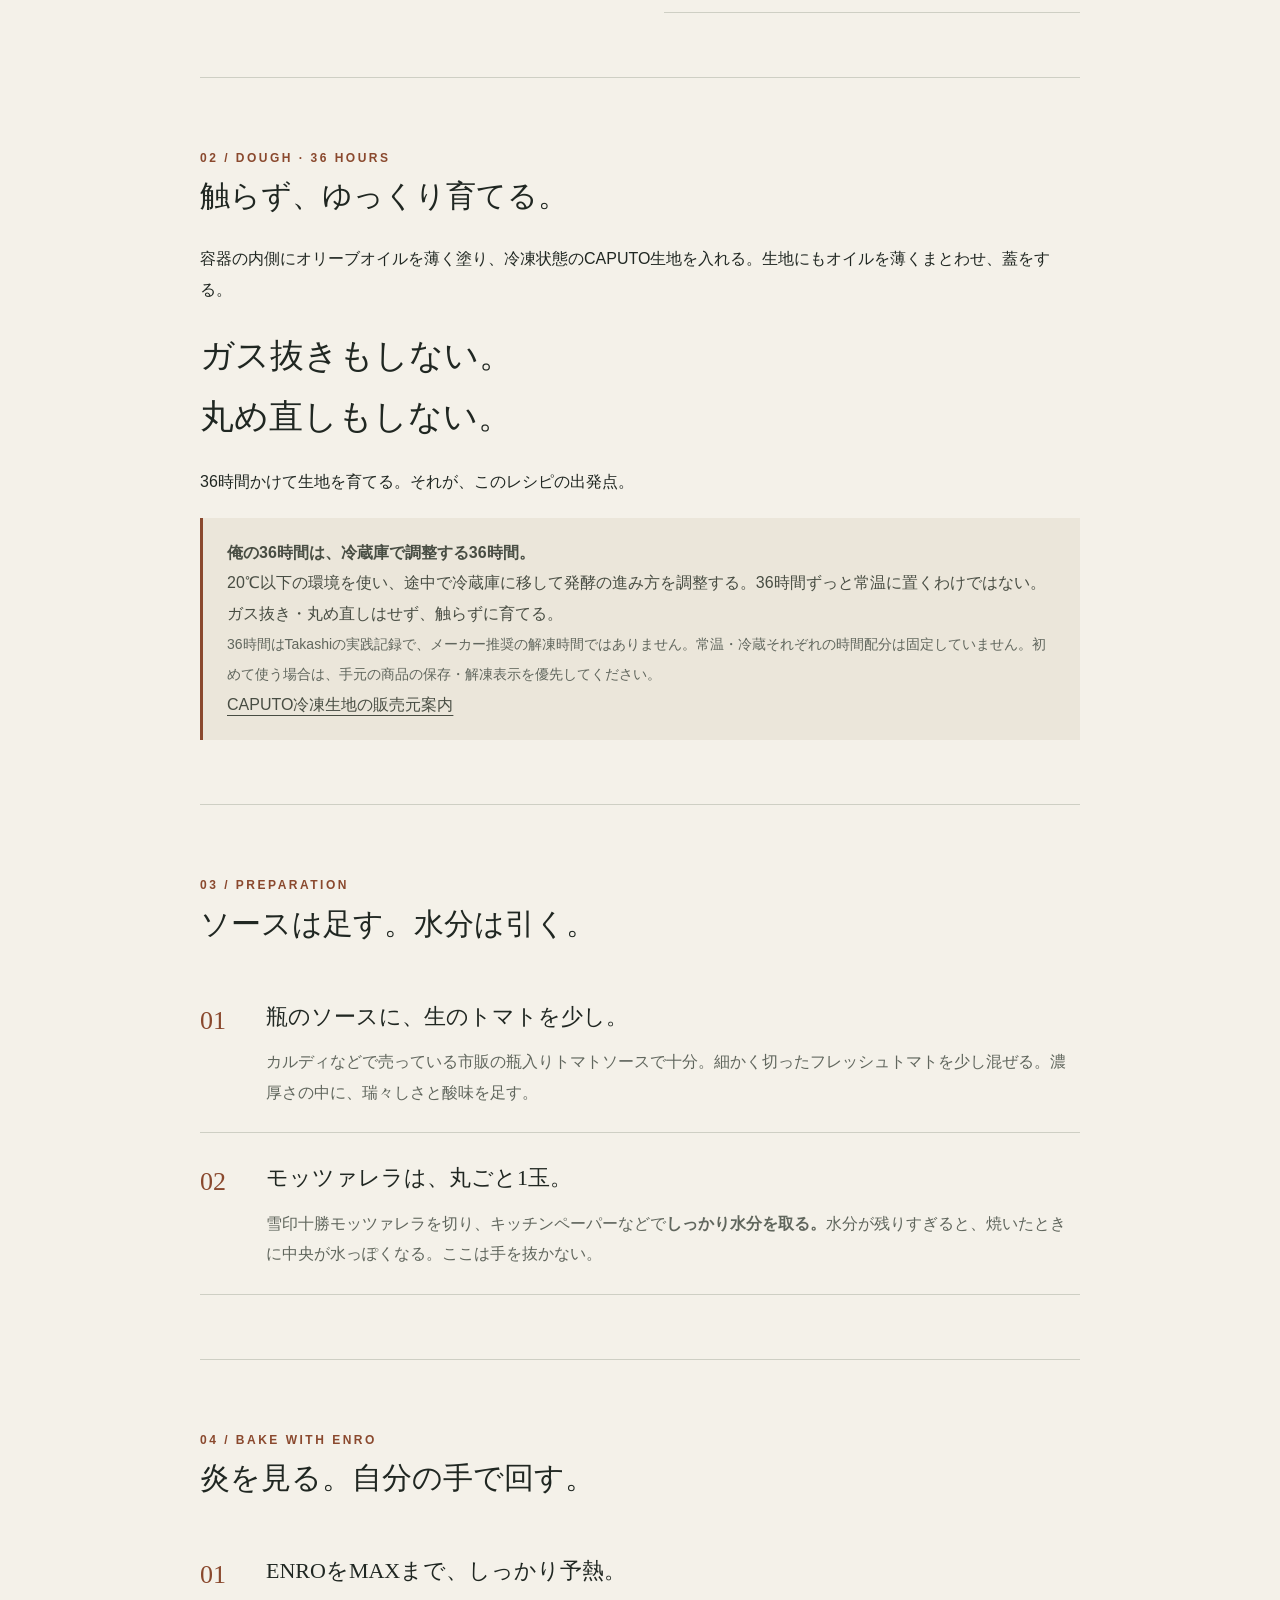
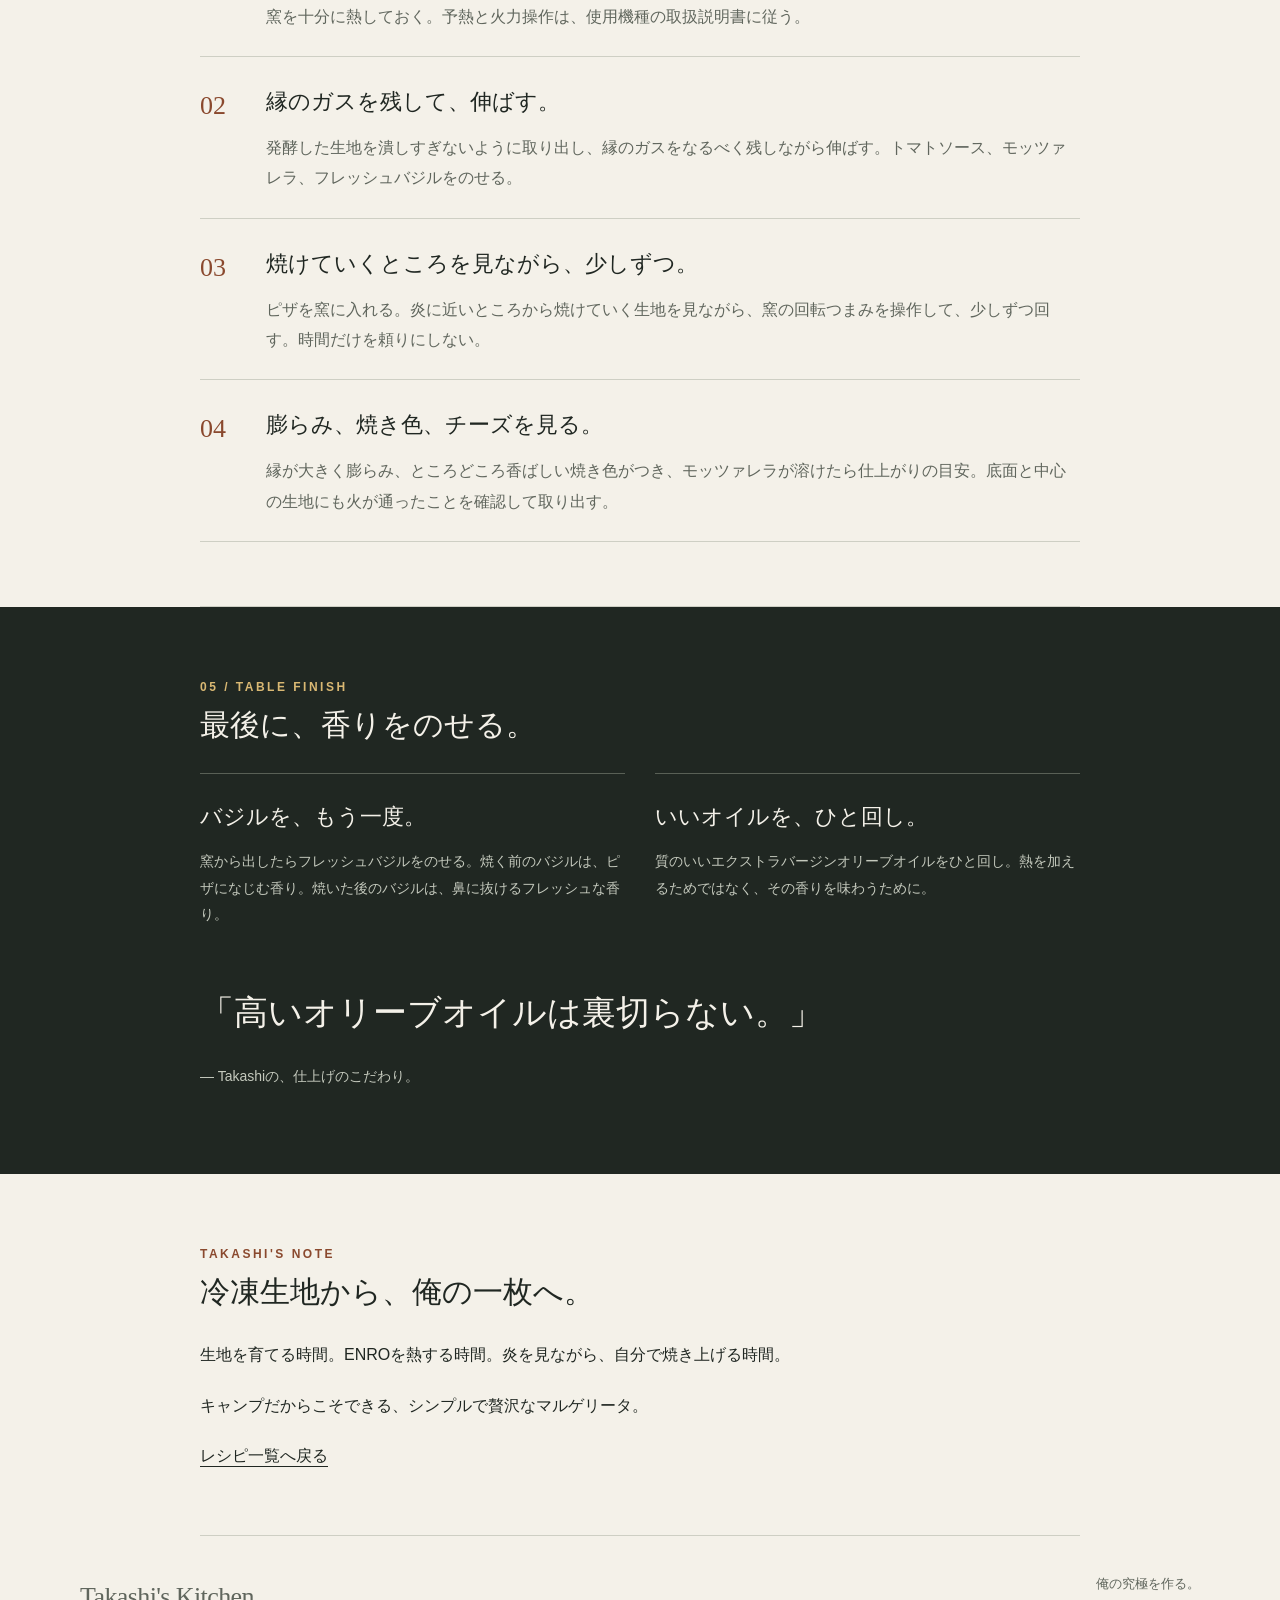
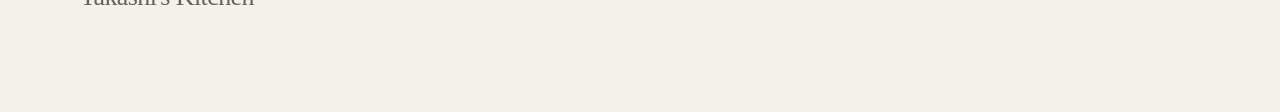
<file: recipes/margherita/index.html>
<!doctype html>
<html lang="ja"><head><meta charset="utf-8"><meta name="viewport" content="width=device-width,initial-scale=1"><title>ENROで焼く 36時間発酵キャンプ・マルゲリータ | Takashi's Kitchen</title><meta name="description" content="冷凍生地を使う。でも、手は抜かない。ENROのガスピザ窯で、炎を見ながら自分の手で焼く、俺流キャンプ・マルゲリータ。"><link rel="stylesheet" href="../../assets/style.css"><link rel="icon" href="../../assets/favicon.svg" type="image/svg+xml"><style>.enro-name{font-family:Georgia,serif;font-size:clamp(64px,12vw,120px);letter-spacing:.12em;line-height:1.1;color:var(--gold);margin:12px 0 28px}.oven-grid{display:grid;grid-template-columns:1fr 1fr;gap:48px;align-items:center}.oven-copy{border-left:1px solid #596056;padding-left:32px}.oven-copy p{color:#c4c9bd}.pizza-title{font-size:clamp(28px,3.3vw,43px)!important}.quote{font-size:clamp(24px,3vw,34px);line-height:1.8}.pizza-finish{grid-template-columns:1fr 1fr}.ingredients dd{white-space:normal;text-align:right}.quick{flex-wrap:wrap}.draft-mark{background:#e9dfcb;padding:12px 20px;font-size:14px;border-bottom:1px solid var(--line)}@media(max-width:700px){.oven-grid{grid-template-columns:1fr;gap:20px}.oven-copy{padding-left:20px}.pizza-finish{grid-template-columns:1fr}.tabs .wrap{gap:6px}.tabs a{font-size:13px}}</style></head><body>
<a class="skip" href="#main">本文へ</a><header><div class="wrap"><a class="brand" href="../../">Takashi's Kitchen<small>CAMP RECIPE JOURNAL</small></a><nav aria-label="メイン"><a href="../../#recipes">レシピ一覧</a></nav></div></header>

<main id="main"><section class="recipe-intro wrap"><div class="breadcrumb"><a href="../../">ホーム</a> / レシピ 002</div><div class="recipe-layout"><div><span class="eyebrow">RECIPE 002 / ENRO GAS PIZZA OVEN</span><h1 class="pizza-title">ENROで焼く<br>36時間発酵<br>キャンプ・マルゲリータ</h1><p class="serif">冷凍生地を使う。<br>でも、手は抜かない。</p><div class="quick"><span>生地 <strong>160</strong> g</span><span>モッツァレラ <strong>1</strong> 玉</span><span><strong>1</strong> 枚分</span></div></div><figure><img src="../../assets/margherita.png" alt="膨らんだ縁に焼き色がついた、トマトとモッツァレラとバジルのマルゲリータ" width="1536" height="1024"><figcaption class="caption">盛り付けイメージ · AI生成／実際の調理写真ではありません</figcaption></figure></div></section>
<nav class="tabs" aria-label="レシピ内"><div class="wrap"><a href="#oven">ENRO</a><a href="#ingredients">材料</a><a href="#dough">生地</a><a href="#prep">下ごしらえ</a><a href="#cook">焼く</a><a href="#finish">仕上げ</a></div></nav>
<section class="finish" id="oven"><div class="wrap content oven-grid"><div><span class="eyebrow">THE OVEN / 俺のキャンプ道具</span><div class="enro-name">ENRO</div><h2>温度は窯に任せる。<br>焼き加減は、<br>自分の目と手で決める。</h2></div><div class="oven-copy"><h3>ガス式窯焼名人で、炎と向き合う。</h3><p>ENROをMAXまでしっかり熱する。<br>炎に近いところから色づく生地を見ながら、自分の手で少しずつ回す。</p><p>時計だけでは決めない。<br>膨らむ縁、香ばしい焼き色、溶けるチーズ。<br>その変化を見届けるのも、キャンプピザの楽しさ。</p><p class="meta">使用機種の取扱説明書に従って予熱・操作する。ガス窯は屋外で使用し、回転操作は回転つまみで行う。</p><a href="https://enro.jp/products/gas-kamayakimeijin">ENROのガス式ピザ窯を見る</a></div></div></section>
<div class="wrap content"><section class="section" id="ingredients"><span class="eyebrow">01 / INGREDIENTS</span><h2>シンプルに、贅沢に。</h2><div class="ingredients"><div><h3>1枚分</h3><dl><div><dt>CAPUTO 冷凍ピザ生地</dt><dd>160g</dd></div><div><dt>市販の瓶入りトマトソース</dt><dd>適量</dd></div><div><dt>フレッシュトマト</dt><dd>適量</dd></div></dl></div><div><h3>香りと仕上げ</h3><dl><div><dt>雪印十勝モッツァレラ</dt><dd>1玉</dd></div><div><dt>フレッシュバジル</dt><dd>適量</dd></div><div><dt>エクストラバージン<br>オリーブオイル</dt><dd>適量</dd></div></dl></div></div></section>
<section class="section" id="dough"><span class="eyebrow">02 / DOUGH · 36 HOURS</span><h2>触らず、ゆっくり育てる。</h2><p>容器の内側にオリーブオイルを薄く塗り、冷凍状態のCAPUTO生地を入れる。生地にもオイルを薄くまとわせ、蓋をする。</p><p class="serif quote">ガス抜きもしない。<br>丸め直しもしない。</p><p>36時間かけて生地を育てる。それが、このレシピの出発点。</p><aside class="note"><strong>俺の36時間は、冷蔵庫で調整する36時間。</strong><br>20℃以下の環境を使い、途中で冷蔵庫に移して発酵の進み方を調整する。36時間ずっと常温に置くわけではない。ガス抜き・丸め直しはせず、触らずに育てる。<br><span class="meta">36時間はTakashiの実践記録で、メーカー推奨の解凍時間ではありません。常温・冷蔵それぞれの時間配分は固定していません。初めて使う場合は、手元の商品の保存・解凍表示を優先してください。</span><br><a href="https://www.camonte.com/view/item/000000001134">CAPUTO冷凍生地の販売元案内</a></aside></section>
<section class="section" id="prep"><span class="eyebrow">03 / PREPARATION</span><h2>ソースは足す。水分は引く。</h2><ol class="steps"><li><div><h3>瓶のソースに、生のトマトを少し。</h3><p>カルディなどで売っている市販の瓶入りトマトソースで十分。細かく切ったフレッシュトマトを少し混ぜる。濃厚さの中に、瑞々しさと酸味を足す。</p></div></li><li><div><h3>モッツァレラは、丸ごと1玉。</h3><p>雪印十勝モッツァレラを切り、キッチンペーパーなどで<strong>しっかり水分を取る。</strong>水分が残りすぎると、焼いたときに中央が水っぽくなる。ここは手を抜かない。</p></div></li></ol></section>
<section class="section" id="cook"><span class="eyebrow">04 / BAKE WITH ENRO</span><h2>炎を見る。自分の手で回す。</h2><ol class="steps"><li><div><h3>ENROをMAXまで、しっかり予熱。</h3><p>窯を十分に熱しておく。予熱と火力操作は、使用機種の取扱説明書に従う。</p></div></li><li><div><h3>縁のガスを残して、伸ばす。</h3><p>発酵した生地を潰しすぎないように取り出し、縁のガスをなるべく残しながら伸ばす。トマトソース、モッツァレラ、フレッシュバジルをのせる。</p></div></li><li><div><h3>焼けていくところを見ながら、少しずつ。</h3><p>ピザを窯に入れる。炎に近いところから焼けていく生地を見ながら、窯の回転つまみを操作して、少しずつ回す。時間だけを頼りにしない。</p></div></li><li><div><h3>膨らみ、焼き色、チーズを見る。</h3><p>縁が大きく膨らみ、ところどころ香ばしい焼き色がつき、モッツァレラが溶けたら仕上がりの目安。底面と中心の生地にも火が通ったことを確認して取り出す。</p></div></li></ol></section></div>
<section class="finish" id="finish"><div class="wrap content"><span class="eyebrow">05 / TABLE FINISH</span><h2>最後に、香りをのせる。</h2><div class="finish-grid pizza-finish"><article><h3>バジルを、もう一度。</h3><p>窯から出したらフレッシュバジルをのせる。焼く前のバジルは、ピザになじむ香り。焼いた後のバジルは、鼻に抜けるフレッシュな香り。</p></article><article><h3>いいオイルを、ひと回し。</h3><p>質のいいエクストラバージンオリーブオイルをひと回し。熱を加えるためではなく、その香りを味わうために。</p></article></div><p class="serif quote" style="margin-top:32px">「高いオリーブオイルは裏切らない。」</p><p class="meta" style="color:#c4c9bd">— Takashiの、仕上げのこだわり。</p></div></section>
<div class="wrap content"><section class="section"><span class="eyebrow">TAKASHI'S NOTE</span><h2>冷凍生地から、俺の一枚へ。</h2><p>生地を育てる時間。ENROを熱する時間。炎を見ながら、自分で焼き上げる時間。</p><p>キャンプだからこそできる、シンプルで贅沢なマルゲリータ。</p><a href="../../#recipes">レシピ一覧へ戻る</a></section></div></main><footer><div class="wrap"><span class="brand">Takashi's Kitchen</span><span>俺の究極を作る。</span></div></footer></body></html>
</file>
<file: assets/style.css>
:root{--paper:#f4f1e9;--ink:#202722;--muted:#60665d;--line:#cecfc4;--accent:#8a492e;--gold:#d9b873}*{box-sizing:border-box}html{scroll-behavior:smooth;scroll-padding-top:90px}body{margin:0;background:var(--paper);color:var(--ink);font-family:'Yu Gothic',Meiryo,sans-serif;font-size:16px;line-height:1.9}a{color:inherit;text-underline-offset:5px}a:focus-visible,button:focus-visible{outline:3px solid var(--accent);outline-offset:5px}.skip{position:absolute;top:-100px}.skip:focus{top:8px;background:white;z-index:10;padding:12px}.wrap{width:min(1120px,calc(100% - 64px));margin:auto}header{border-bottom:1px solid var(--line)}header .wrap{min-height:92px;display:flex;justify-content:space-between;align-items:center;gap:24px}.brand{text-decoration:none;font-family:Georgia,serif;font-size:26px;letter-spacing:-.6px}.brand small{display:block;font-family: sans-serif;font-size:11px;letter-spacing:3px;line-height:1.3}nav{display:flex;gap:28px;font-size:14px}nav a{text-decoration:none}.eyebrow{font-size:12px;letter-spacing:2.5px;text-transform:uppercase;color:var(--accent);font-weight:bold}.serif,h1,h2,h3{font-family:'Yu Mincho','Hiragino Mincho ProN',serif;font-weight:500}h1{font-size:clamp(32px,4.1vw,56px);line-height:1.55;letter-spacing:.04em;margin:18px 0}h2{font-size:30px;line-height:1.6;margin:0 0 24px}h3{font-size:22px;margin:0 0 10px}p{margin:0 0 20px}.hero{padding:64px 0 60px;display:grid;grid-template-columns:1fr 1.1fr;gap:55px;align-items:center}.hero img{width:100%;height:440px;object-fit:cover}.hero figure{margin:0}.caption{font-size:12px;color:var(--muted);text-align:right;margin-top:6px}.lede{color:var(--muted)}.button{display:inline-block;text-decoration:none;background:var(--ink);color:var(--paper);padding:12px 26px;margin-top:12px;font-size:15px}.statement{background:var(--ink);color:var(--paper);padding:54px 0}.statement .wrap{display:flex;justify-content:space-between;gap:40px;align-items:center}.statement p{margin:0}.statement .serif{font-size:27px;line-height:1.8}.statement .aside{font-size:14px;color:#c4c9bd;max-width:350px}.section{padding:64px 0;border-bottom:1px solid var(--line)}.section-head{display:flex;justify-content:space-between;align-items:baseline;gap:24px}.number{font-family:Georgia,serif;color:var(--accent);font-size:16px;letter-spacing:2px}.recipe-card{display:grid;grid-template-columns:280px 1fr;gap:36px;text-decoration:none;padding:26px 0;border-top:1px solid var(--line)}.recipe-card img{width:100%;height:190px;object-fit:cover}.badge{font-size:12px;display:inline-block;border:1px solid var(--accent);color:var(--accent);padding:2px 10px;margin-bottom:12px}.recipe-card h3{font-size:28px}.meta{font-size:14px;color:var(--muted)}footer{padding:36px 0 90px;color:var(--muted);font-size:13px}footer .wrap{display:flex;justify-content:space-between;gap:20px}.recipe-intro{padding:32px 0 44px}.breadcrumb{font-size:13px;color:var(--muted);margin-bottom:32px}.recipe-layout{display:grid;grid-template-columns:1fr 1fr;gap:48px;align-items:center}.recipe-layout img{width:100%;height:340px;object-fit:cover}.recipe-layout figure{margin:0}.recipe-intro h1{font-size:clamp(30px,3.7vw,47px)}.quick{display:flex;gap:30px;border-top:1px solid var(--line);padding-top:20px;font-size:14px}.quick strong{font-size:24px;font-family:Georgia,serif}.tabs{position:sticky;top:0;background:var(--paper);z-index:5;border-block:1px solid var(--line)}.tabs .wrap{display:flex;justify-content:center;gap:50px}.tabs a{padding:14px 0;font-size:14px;text-decoration:none}.content{max-width:880px}.note{padding:20px 24px;border-left:3px solid var(--accent);background:#ebe6da;color:#484d43}.ingredients{display:grid;grid-template-columns:1fr 1fr;gap:48px}.ingredients dl{margin:0}.ingredients dl div{display:flex;justify-content:space-between;gap:16px;padding:12px 0;border-bottom:1px solid var(--line)}dt,dd{margin:0}dd{font-weight:bold;white-space:nowrap}.steps{list-style:none;padding:0;margin:0;counter-reset:step}.steps li{counter-increment:step;display:grid;grid-template-columns:48px 1fr;gap:18px;padding:24px 0;border-bottom:1px solid var(--line)}.steps li:before{content:counter(step,decimal-leading-zero);font-family:Georgia,serif;color:var(--accent);font-size:26px}.steps p{margin:0;color:var(--muted)}.finish{background:var(--ink);color:var(--paper);padding:64px 0}.finish .eyebrow{color:var(--gold)}.finish-grid{display:grid;grid-template-columns:repeat(3,1fr);gap:0 30px}.finish-grid article{padding:22px 0;border-top:1px solid #596056}.finish-grid p{color:#c4c9bd;font-size:14px;margin:0}.log{display:grid;grid-template-columns:1fr 1fr;gap:32px}.log article{border-top:2px solid var(--line);padding-top:24px}.log .pending{border-color:var(--accent)}.log strong{font-family:Georgia,serif;font-size:32px}.log p{color:var(--muted)}@media(max-width:700px){.wrap{width:calc(100% - 40px)}header .wrap{min-height:80px;gap:12px}.brand{font-size:22px}nav{gap:15px;font-size:13px}.hero{grid-template-columns:1fr;gap:28px;padding:34px 0 40px}.hero img{height:290px}.hero h1{font-size:36px}.statement .wrap{display:block}.statement .aside{margin-top:24px}.statement .serif{font-size:23px}.section{padding:42px 0}.recipe-card{grid-template-columns:1fr;gap:18px}.recipe-card img{height:230px}.recipe-card h3{font-size:25px}.recipe-layout{grid-template-columns:1fr;gap:24px}.recipe-layout img{height:240px}.recipe-intro{padding-top:20px}.breadcrumb{margin-bottom:22px}.tabs .wrap{justify-content:space-between;gap:8px}.tabs a{font-size:13px}.ingredients{grid-template-columns:1fr;gap:30px}.finish-grid{grid-template-columns:1fr 1fr;gap:0 22px}.log{grid-template-columns:1fr;gap:16px}footer .wrap{display:block}.section-head{gap:12px}h2{font-size:26px}.quick{gap:24px}.finish{padding:44px 0}}@media(prefers-reduced-motion:reduce){html{scroll-behavior:auto}}@media print{header,.tabs,footer,.button{display:none}.section,.finish{padding:20px 0}.finish{background:white;color:black}.finish-grid p{color:#333}.wrap{width:100%}.steps li{break-inside:avoid}}
header .brand,header nav a{white-space:nowrap}header nav a{display:inline-flex;align-items:center;min-height:44px}
@media(max-width:700px){header .wrap{flex-direction:column;align-items:flex-start;gap:8px;padding-top:16px;padding-bottom:8px}header nav{gap:24px;flex-wrap:wrap}header .brand small{white-space:nowrap}.quick{flex-wrap:wrap}}
</file>
